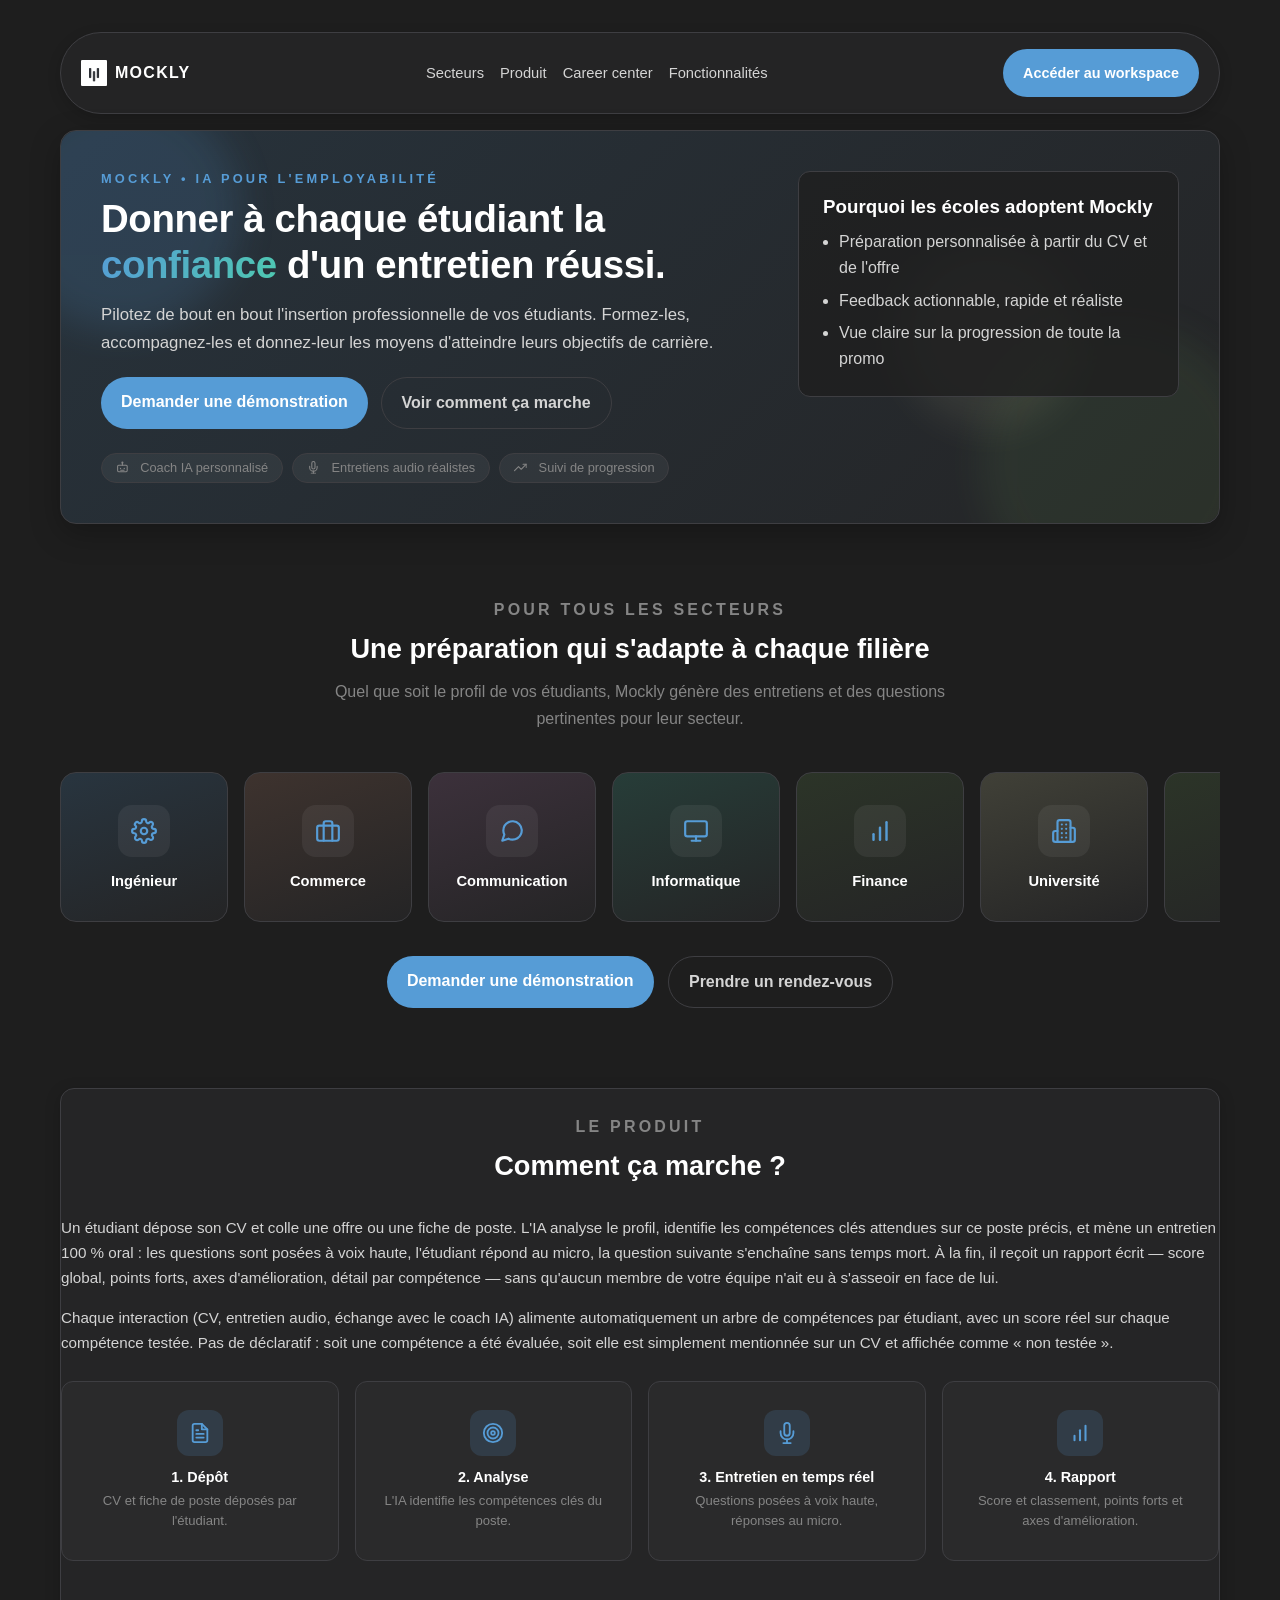
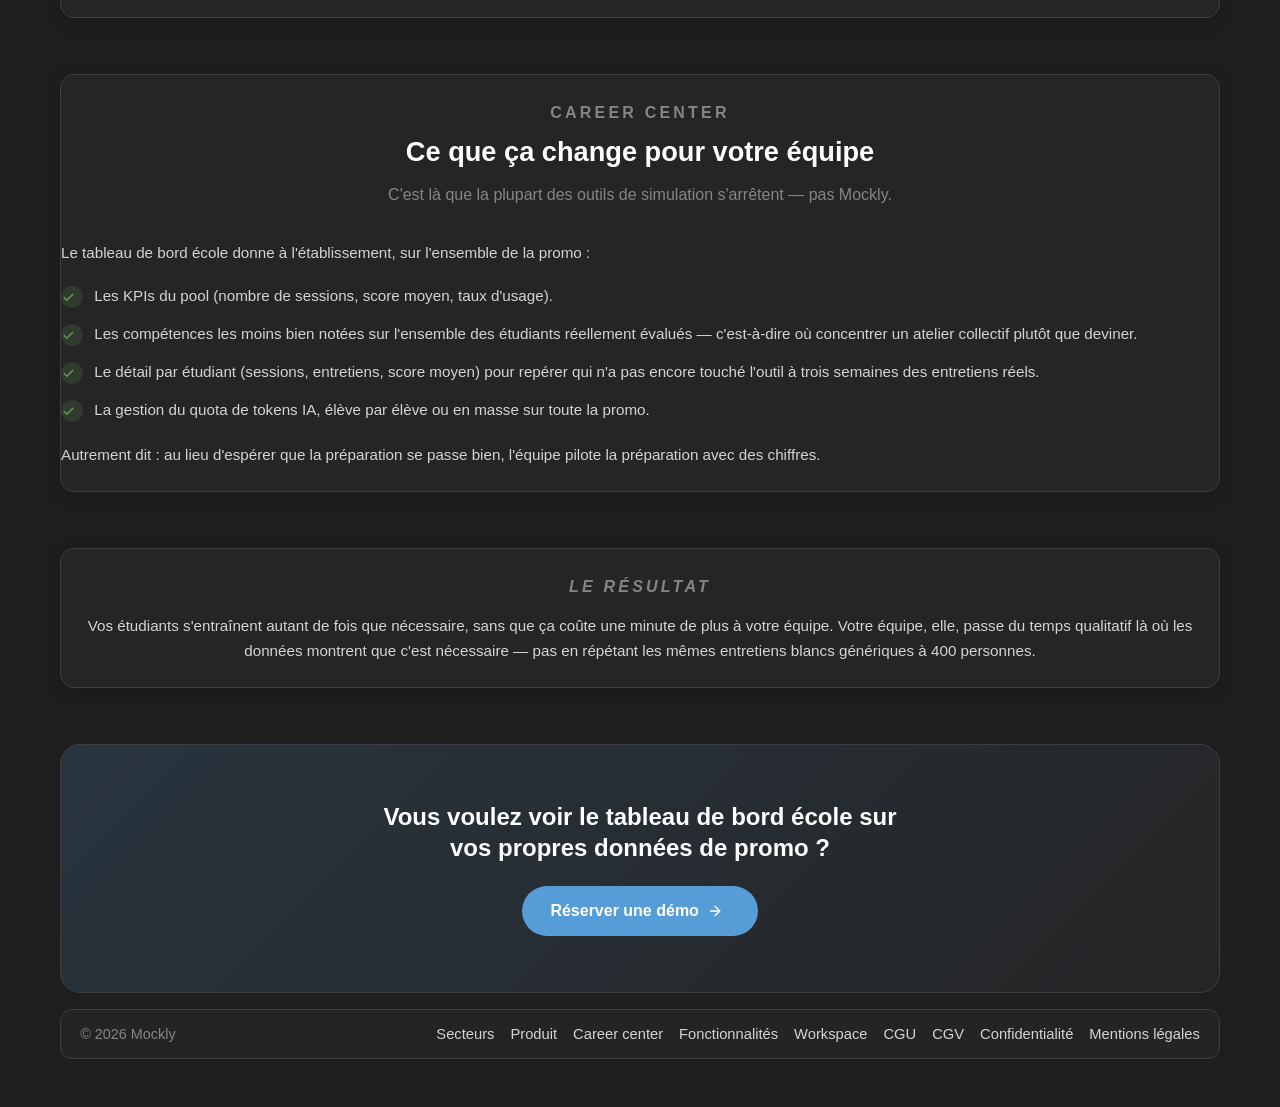
<file: frontend/index.html>
<!DOCTYPE html>
<html lang="fr">

<head>
    <meta charset="UTF-8">
    <meta name="viewport" content="width=device-width, initial-scale=1.0">
    <title>Mockly — Préparation aux entretiens IA</title>
    <meta name="description" content="Mockly est une plateforme de préparation aux entretiens d'embauche, pensée pour les career centers et les étudiants.">
    <link rel="icon" type="image/png" href="assets/favicon.png">
    <link rel="stylesheet" href="styles.css?v=20260814">
</head>

<body class="landing-page">
    <div class="landing-shell">
        <header class="topbar">
            <a href="#" class="brand"><img src="assets/logo.png" class="brand-logo" alt="">Mockly</a>
            <nav class="topnav">
                <a href="#secteurs">Secteurs</a>
                <a href="#comment-ca-marche">Produit</a>
                <a href="#career-center">Career center</a>
                <a href="features.html">Fonctionnalités</a>
            </nav>
            <a href="workspace.html" class="primary-btn small-btn">Accéder au workspace</a>
        </header>

        <section class="hero-card">
            <div class="hero-glow">
                <div class="orb orb-one"></div>
                <div class="orb orb-two"></div>
                <div class="orb orb-three"></div>
            </div>

            <div class="hero-content">
                <p class="eyebrow">Mockly • IA pour l'employabilité</p>
                <h1>Donner à chaque étudiant la <span class="gradient-text">confiance</span> d'un entretien réussi.</h1>
                <p class="hero-text">
                    Pilotez de bout en bout l'insertion professionnelle de vos étudiants. Formez-les, accompagnez-les et donnez-leur les moyens d'atteindre leurs objectifs de carrière.
                </p>
                <div class="hero-actions">
                    <a href="#demo" class="primary-btn">Demander une démonstration</a>
                    <a href="#comment-ca-marche" class="secondary-btn">Voir comment ça marche</a>
                </div>
                <div class="trust-strip">
                    <span class="trust-badge"><svg class="icon" aria-hidden="true"><use href="assets/icons.svg#bot"></use></svg> Coach IA personnalisé</span>
                    <span class="trust-badge"><svg class="icon" aria-hidden="true"><use href="assets/icons.svg#mic"></use></svg> Entretiens audio réalistes</span>
                    <span class="trust-badge"><svg class="icon" aria-hidden="true"><use href="assets/icons.svg#trending-up"></use></svg> Suivi de progression</span>
                </div>
            </div>

            <div class="hero-side">
                <div class="hero-panel">
                    <h3>Pourquoi les écoles adoptent Mockly</h3>
                    <ul>
                        <li>Préparation personnalisée à partir du CV et de l'offre</li>
                        <li>Feedback actionnable, rapide et réaliste</li>
                        <li>Vue claire sur la progression de toute la promo</li>
                    </ul>
                </div>
            </div>
        </section>

        <main class="landing-content">
            <section class="section-block reveal" id="secteurs">
                <div class="section-heading">
                    <p class="eyebrow">Pour tous les secteurs</p>
                    <h2>Une préparation qui s'adapte à chaque filière</h2>
                    <p>Quel que soit le profil de vos étudiants, Mockly génère des entretiens et des questions pertinentes pour leur secteur.</p>
                </div>

                <div class="sector-band">
                    <div class="sector-track">
                        <div class="sector-card" style="--sector-tint: rgba(86, 156, 214, 0.18);">
                            <div class="sector-icon"><svg class="icon" aria-hidden="true"><use href="assets/icons.svg#settings"></use></svg></div>
                            <span>Ingénieur</span>
                        </div>
                        <div class="sector-card" style="--sector-tint: rgba(206, 145, 120, 0.18);">
                            <div class="sector-icon"><svg class="icon" aria-hidden="true"><use href="assets/icons.svg#briefcase"></use></svg></div>
                            <span>Commerce</span>
                        </div>
                        <div class="sector-card" style="--sector-tint: rgba(197, 134, 192, 0.18);">
                            <div class="sector-icon"><svg class="icon" aria-hidden="true"><use href="assets/icons.svg#message-circle"></use></svg></div>
                            <span>Communication</span>
                        </div>
                        <div class="sector-card" style="--sector-tint: rgba(78, 201, 176, 0.18);">
                            <div class="sector-icon"><svg class="icon" aria-hidden="true"><use href="assets/icons.svg#monitor"></use></svg></div>
                            <span>Informatique</span>
                        </div>
                        <div class="sector-card" style="--sector-tint: rgba(106, 153, 85, 0.18);">
                            <div class="sector-icon"><svg class="icon" aria-hidden="true"><use href="assets/icons.svg#bar-chart"></use></svg></div>
                            <span>Finance</span>
                        </div>
                        <div class="sector-card" style="--sector-tint: rgba(220, 220, 170, 0.18);">
                            <div class="sector-icon"><svg class="icon" aria-hidden="true"><use href="assets/icons.svg#building"></use></svg></div>
                            <span>Université</span>
                        </div>
                        <div class="sector-card" style="--sector-tint: rgba(106, 153, 85, 0.18);">
                            <div class="sector-icon"><svg class="icon" aria-hidden="true"><use href="assets/icons.svg#sprout"></use></svg></div>
                            <span>Agro</span>
                        </div>
                        <div class="sector-card" style="--sector-tint: rgba(86, 156, 214, 0.12);">
                            <div class="sector-icon"><svg class="icon" aria-hidden="true"><use href="assets/icons.svg#compass"></use></svg></div>
                            <span>Et bien d'autres</span>
                        </div>
                        <!-- Jeu dupliqué pour la boucle de défilement automatique (voir .sector-track
                             dans styles.css) — masqué aux lecteurs d'écran, ce sont les mêmes filières. -->
                        <div class="sector-card" style="--sector-tint: rgba(86, 156, 214, 0.18);" aria-hidden="true">
                            <div class="sector-icon"><svg class="icon" aria-hidden="true"><use href="assets/icons.svg#settings"></use></svg></div>
                            <span>Ingénieur</span>
                        </div>
                        <div class="sector-card" style="--sector-tint: rgba(206, 145, 120, 0.18);" aria-hidden="true">
                            <div class="sector-icon"><svg class="icon" aria-hidden="true"><use href="assets/icons.svg#briefcase"></use></svg></div>
                            <span>Commerce</span>
                        </div>
                        <div class="sector-card" style="--sector-tint: rgba(197, 134, 192, 0.18);" aria-hidden="true">
                            <div class="sector-icon"><svg class="icon" aria-hidden="true"><use href="assets/icons.svg#message-circle"></use></svg></div>
                            <span>Communication</span>
                        </div>
                        <div class="sector-card" style="--sector-tint: rgba(78, 201, 176, 0.18);" aria-hidden="true">
                            <div class="sector-icon"><svg class="icon" aria-hidden="true"><use href="assets/icons.svg#monitor"></use></svg></div>
                            <span>Informatique</span>
                        </div>
                        <div class="sector-card" style="--sector-tint: rgba(106, 153, 85, 0.18);" aria-hidden="true">
                            <div class="sector-icon"><svg class="icon" aria-hidden="true"><use href="assets/icons.svg#bar-chart"></use></svg></div>
                            <span>Finance</span>
                        </div>
                        <div class="sector-card" style="--sector-tint: rgba(220, 220, 170, 0.18);" aria-hidden="true">
                            <div class="sector-icon"><svg class="icon" aria-hidden="true"><use href="assets/icons.svg#building"></use></svg></div>
                            <span>Université</span>
                        </div>
                        <div class="sector-card" style="--sector-tint: rgba(106, 153, 85, 0.18);" aria-hidden="true">
                            <div class="sector-icon"><svg class="icon" aria-hidden="true"><use href="assets/icons.svg#sprout"></use></svg></div>
                            <span>Agro</span>
                        </div>
                        <div class="sector-card" style="--sector-tint: rgba(86, 156, 214, 0.12);" aria-hidden="true">
                            <div class="sector-icon"><svg class="icon" aria-hidden="true"><use href="assets/icons.svg#compass"></use></svg></div>
                            <span>Et bien d'autres</span>
                        </div>
                    </div>
                </div>

                <div class="sector-cta">
                    <a href="#demo" class="primary-btn">Demander une démonstration</a>
                    <a href="#demo" class="secondary-btn">Prendre un rendez-vous</a>
                </div>
            </section>

            <section class="section-card section-block reveal" id="comment-ca-marche">
                <div class="section-heading">
                    <p class="eyebrow">Le produit</p>
                    <h2>Comment ça marche ?</h2>
                </div>

                <p>Un étudiant dépose son CV et colle une offre ou une fiche de poste. L'IA analyse le profil, identifie les compétences clés attendues sur ce poste précis, et mène un entretien 100&nbsp;% oral&nbsp;: les questions sont posées à voix haute, l'étudiant répond au micro, la question suivante s'enchaîne sans temps mort. À la fin, il reçoit un rapport écrit — score global, points forts, axes d'amélioration, détail par compétence — sans qu'aucun membre de votre équipe n'ait eu à s'asseoir en face de lui.</p>
                <p>Chaque interaction (CV, entretien audio, échange avec le coach IA) alimente automatiquement un arbre de compétences par étudiant, avec un score réel sur chaque compétence testée. Pas de déclaratif&nbsp;: soit une compétence a été évaluée, soit elle est simplement mentionnée sur un CV et affichée comme « non testée ».</p>

                <div class="flow-steps">
                    <div class="flow-step">
                        <div class="flow-step-icon"><svg class="icon" aria-hidden="true"><use href="assets/icons.svg#file-text"></use></svg></div>
                        <h4>1. Dépôt</h4>
                        <p>CV et fiche de poste déposés par l'étudiant.</p>
                    </div>
                    <div class="flow-step">
                        <div class="flow-step-icon"><svg class="icon" aria-hidden="true"><use href="assets/icons.svg#target"></use></svg></div>
                        <h4>2. Analyse</h4>
                        <p>L'IA identifie les compétences clés du poste.</p>
                    </div>
                    <div class="flow-step">
                        <div class="flow-step-icon"><svg class="icon" aria-hidden="true"><use href="assets/icons.svg#mic"></use></svg></div>
                        <h4>3. Entretien en temps réel</h4>
                        <p>Questions posées à voix haute, réponses au micro.</p>
                    </div>
                    <div class="flow-step">
                        <div class="flow-step-icon"><svg class="icon" aria-hidden="true"><use href="assets/icons.svg#bar-chart"></use></svg></div>
                        <h4>4. Rapport</h4>
                        <p>Score et classement, points forts et axes d'amélioration.</p>
                    </div>
                </div>
            </section>

            <section class="section-card section-block reveal" id="career-center">
                <div class="section-heading">
                    <p class="eyebrow">Career center</p>
                    <h2>Ce que ça change pour votre équipe</h2>
                    <p>C'est là que la plupart des outils de simulation s'arrêtent — pas Mockly.</p>
                </div>

                <p>Le tableau de bord école donne à l'établissement, sur l'ensemble de la promo&nbsp;:</p>

                <ul class="icon-list">
                    <li>
                        <span class="icon-bullet"><svg class="icon" aria-hidden="true"><use href="assets/icons.svg#check"></use></svg></span>
                        <span>Les KPIs du pool (nombre de sessions, score moyen, taux d'usage).</span>
                    </li>
                    <li>
                        <span class="icon-bullet"><svg class="icon" aria-hidden="true"><use href="assets/icons.svg#check"></use></svg></span>
                        <span>Les compétences les moins bien notées sur l'ensemble des étudiants réellement évalués — c'est-à-dire où concentrer un atelier collectif plutôt que deviner.</span>
                    </li>
                    <li>
                        <span class="icon-bullet"><svg class="icon" aria-hidden="true"><use href="assets/icons.svg#check"></use></svg></span>
                        <span>Le détail par étudiant (sessions, entretiens, score moyen) pour repérer qui n'a pas encore touché l'outil à trois semaines des entretiens réels.</span>
                    </li>
                    <li>
                        <span class="icon-bullet"><svg class="icon" aria-hidden="true"><use href="assets/icons.svg#check"></use></svg></span>
                        <span>La gestion du quota de tokens IA, élève par élève ou en masse sur toute la promo.</span>
                    </li>
                </ul>

                <p>Autrement dit&nbsp;: au lieu d'espérer que la préparation se passe bien, l'équipe pilote la préparation avec des chiffres.</p>
            </section>

            <section class="section-card quote-card section-block reveal">
                <div class="section-heading" style="margin-bottom: 0.8rem;">
                    <p class="eyebrow">Le résultat</p>
                </div>
                <p style="font-style: normal; color: var(--vscode-text);">Vos étudiants s'entraînent autant de fois que nécessaire, sans que ça coûte une minute de plus à votre équipe. Votre équipe, elle, passe du temps qualitatif là où les données montrent que c'est nécessaire — pas en répétant les mêmes entretiens blancs génériques à 400 personnes.</p>
            </section>

            <section class="final-cta-section reveal" id="demo">
                <h2>Vous voulez voir le tableau de bord école sur vos propres données de promo&nbsp;?</h2>
                <a href="mailto:julesleroy44500@gmail.com?subject=Demande%20de%20d%C3%A9mo%20Mockly" class="primary-btn large-btn">
                    Réserver une démo
                    <svg class="icon" aria-hidden="true"><use href="assets/icons.svg#arrow-right"></use></svg>
                </a>
                <!-- TODO: remplacer le lien mailto ci-dessus par l'embed/lien Calendly une fois configuré. -->
            </section>
        </main>

        <footer class="footer-bar" id="contact">
            <div>© 2026 Mockly</div>
            <div class="footer-links">
                <a href="#secteurs">Secteurs</a>
                <a href="#comment-ca-marche">Produit</a>
                <a href="#career-center">Career center</a>
                <a href="features.html">Fonctionnalités</a>
                <a href="auth.html">Workspace</a>
                <a href="cgu.html">CGU</a>
                <a href="cgv.html">CGV</a>
                <a href="politique-confidentialite.html">Confidentialité</a>
                <a href="mentions-legales.html">Mentions légales</a>
            </div>
        </footer>
    </div>

    <script>
        // Révélation au scroll des sections .reveal (voir styles.css) — pas de
        // dépendance externe, juste un IntersectionObserver minimal.
        const revealEls = document.querySelectorAll('.reveal');
        if ('IntersectionObserver' in window && revealEls.length) {
            const observer = new IntersectionObserver((entries) => {
                entries.forEach((entry) => {
                    if (entry.isIntersecting) {
                        entry.target.classList.add('is-visible');
                        observer.unobserve(entry.target);
                    }
                });
            }, { threshold: 0.12, rootMargin: '0px 0px -40px 0px' });
            revealEls.forEach((el) => observer.observe(el));
        } else {
            revealEls.forEach((el) => el.classList.add('is-visible'));
        }
    </script>
</body>

</html>
</file>
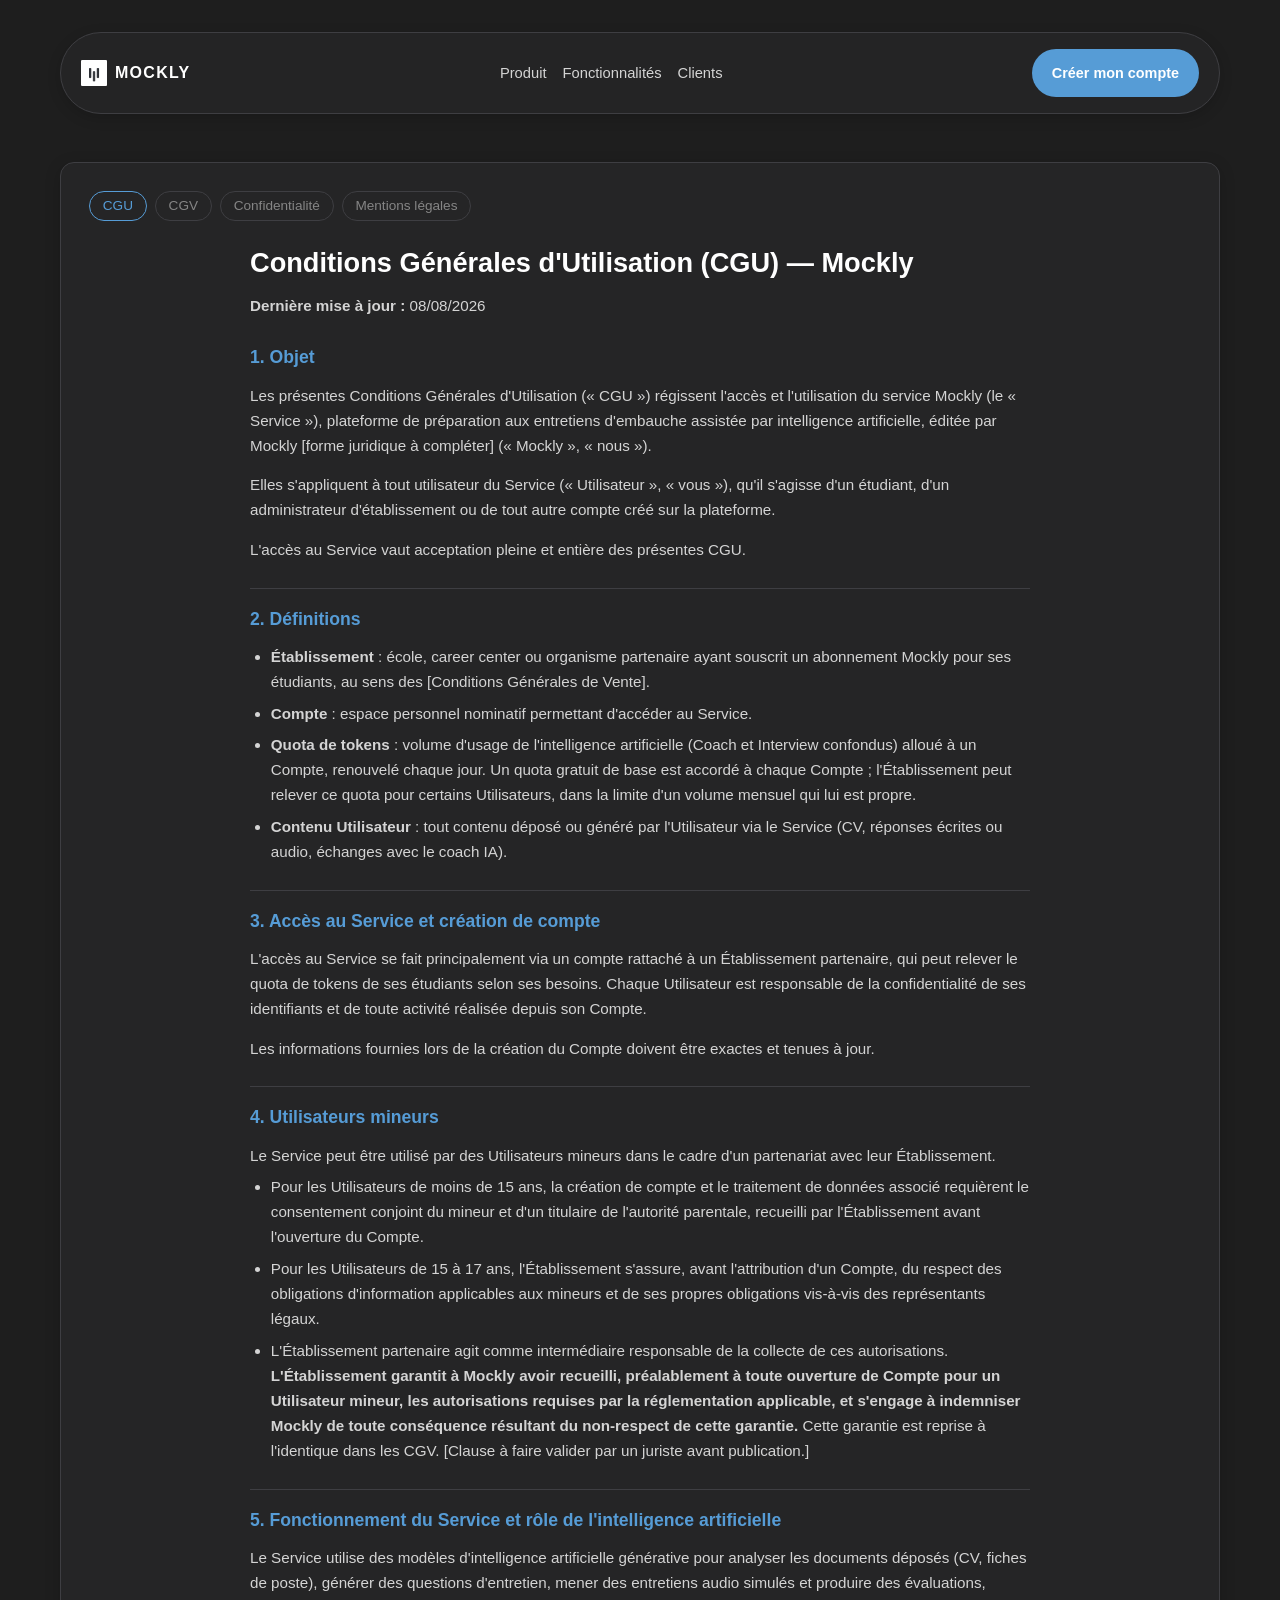
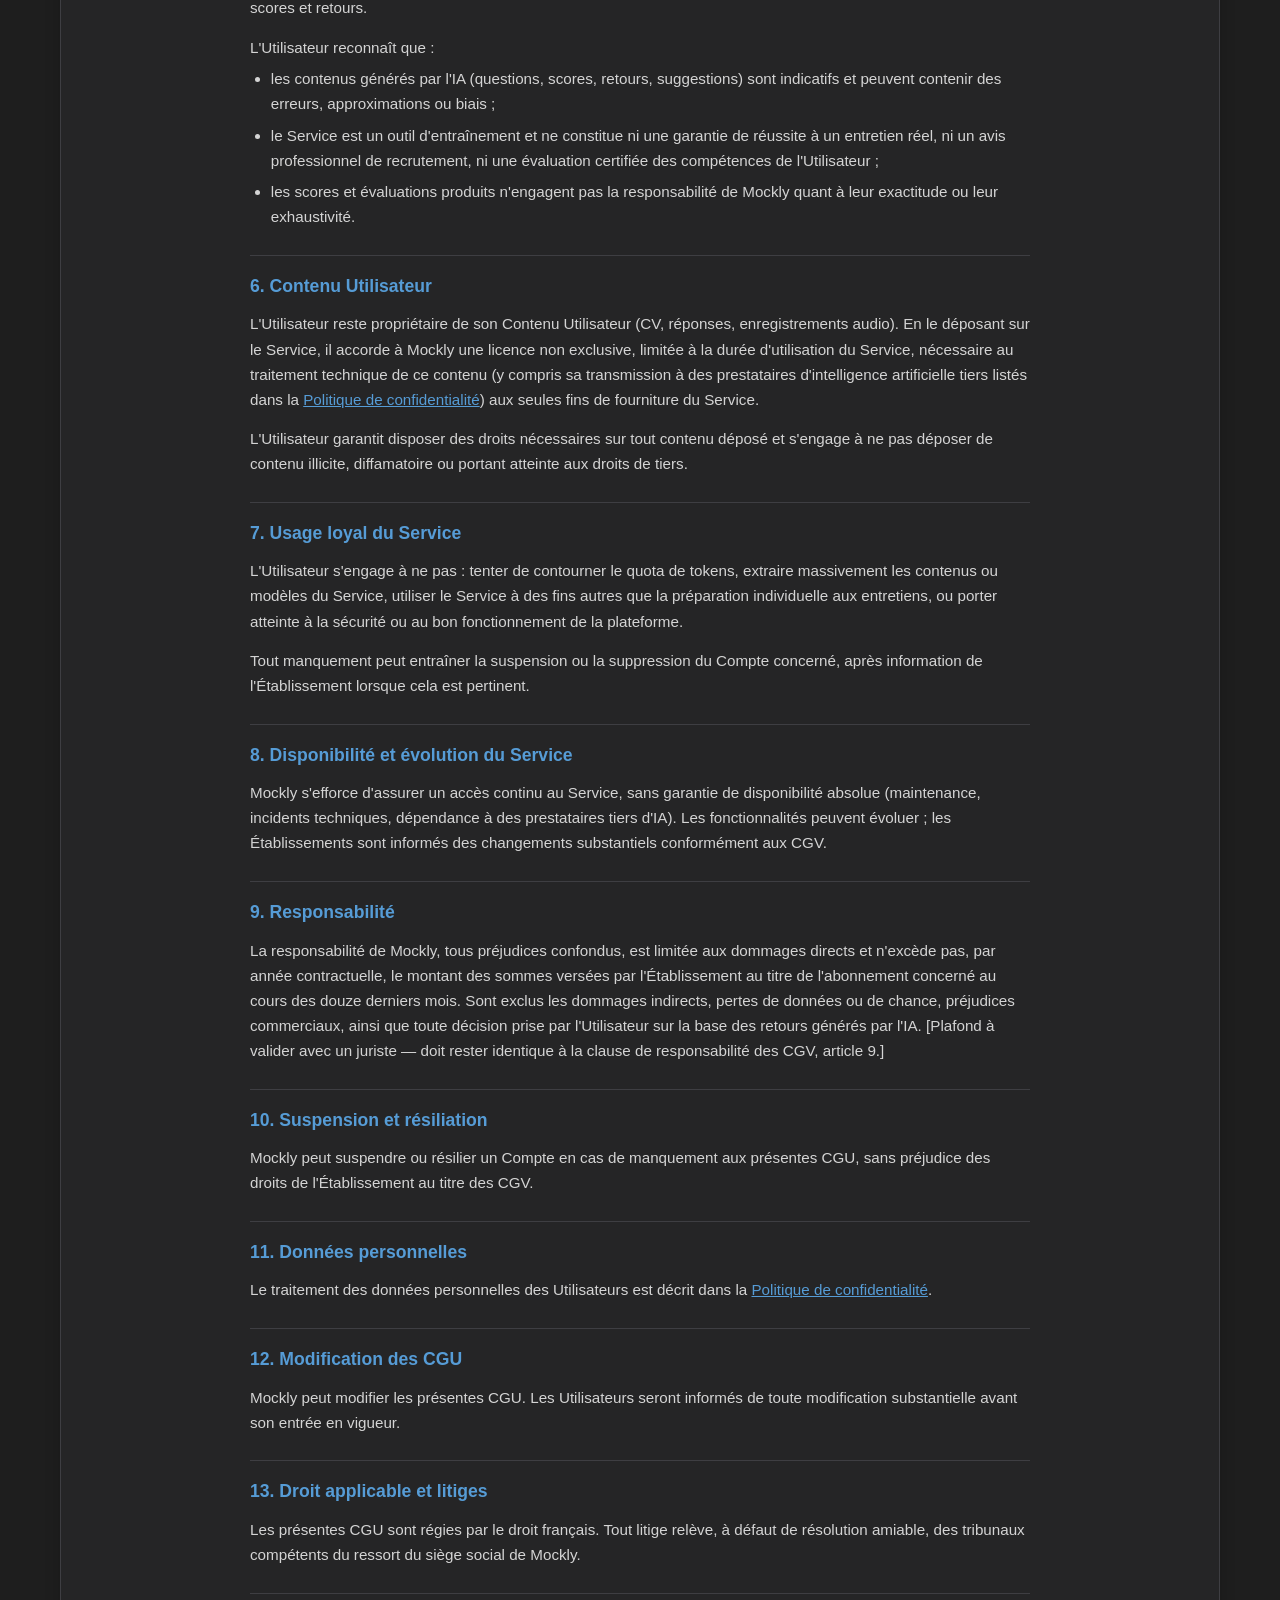
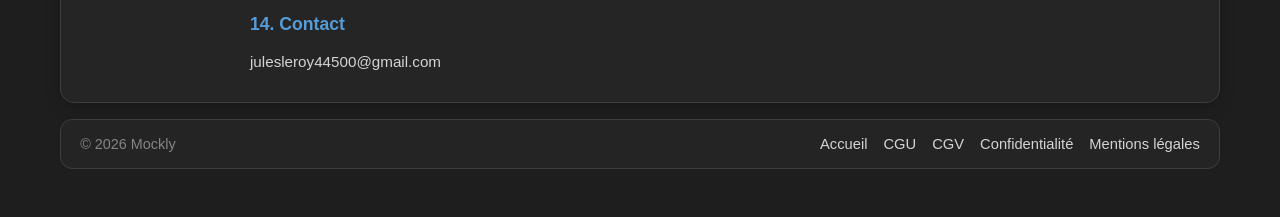
<file: frontend/cgu.html>
<!DOCTYPE html>
<html lang="fr">

<head>
    <meta charset="UTF-8">
    <meta name="viewport" content="width=device-width, initial-scale=1.0">
    <title>Conditions Générales d'Utilisation — Mockly</title>
    <meta name="description" content="Document légal Mockly.">
    <link rel="icon" type="image/png" href="assets/favicon.png">
    <link rel="stylesheet" href="styles.css">
</head>

<body class="landing-page">
    <div class="landing-shell">
        <header class="topbar">
            <a href="/" class="brand"><img src="assets/logo.png" class="brand-logo" alt="">Mockly</a>
            <nav class="topnav">
                <a href="/#benefits">Produit</a>
                <a href="features.html">Fonctionnalités</a>
                <a href="/#audience">Clients</a>
            </nav>
            <a href="auth.html" class="primary-btn small-btn">Créer mon compte</a>
        </header>

        <main class="landing-content">
            <section class="section-card">
                <nav class="legal-nav">
                    <a href="cgu.html" class="active">CGU</a>
                    <a href="cgv.html">CGV</a>
                    <a href="politique-confidentialite.html">Confidentialité</a>
                    <a href="mentions-legales.html">Mentions légales</a>
                </nav>
                <article class="legal-article">
                    <h1>Conditions Générales d'Utilisation (CGU) — Mockly</h1>
                    <p><strong>Dernière mise à jour :</strong> 08/08/2026</p>
                    <h2>1. Objet</h2>
                    <p>Les présentes Conditions Générales d'Utilisation (« CGU ») régissent l'accès et l'utilisation du service Mockly (le « Service »), plateforme de préparation aux entretiens d'embauche assistée par intelligence artificielle, éditée par Mockly [forme juridique à compléter] (« Mockly », « nous »).</p>
                    <p>Elles s'appliquent à tout utilisateur du Service (« Utilisateur », « vous »), qu'il s'agisse d'un étudiant, d'un administrateur d'établissement ou de tout autre compte créé sur la plateforme.</p>
                    <p>L'accès au Service vaut acceptation pleine et entière des présentes CGU.</p>
                    <h2>2. Définitions</h2>
                    <ul>
                    <li><strong>Établissement</strong> : école, career center ou organisme partenaire ayant souscrit un abonnement Mockly pour ses étudiants, au sens des [Conditions Générales de Vente].</li>
                    <li><strong>Compte</strong> : espace personnel nominatif permettant d'accéder au Service.</li>
                    <li><strong>Quota de tokens</strong> : volume d'usage de l'intelligence artificielle (Coach et Interview confondus) alloué à un Compte, renouvelé chaque jour. Un quota gratuit de base est accordé à chaque Compte ; l'Établissement peut relever ce quota pour certains Utilisateurs, dans la limite d'un volume mensuel qui lui est propre.</li>
                    <li><strong>Contenu Utilisateur</strong> : tout contenu déposé ou généré par l'Utilisateur via le Service (CV, réponses écrites ou audio, échanges avec le coach IA).</li>
                    </ul>
                    <h2>3. Accès au Service et création de compte</h2>
                    <p>L'accès au Service se fait principalement via un compte rattaché à un Établissement partenaire, qui peut relever le quota de tokens de ses étudiants selon ses besoins. Chaque Utilisateur est responsable de la confidentialité de ses identifiants et de toute activité réalisée depuis son Compte.</p>
                    <p>Les informations fournies lors de la création du Compte doivent être exactes et tenues à jour.</p>
                    <h2>4. Utilisateurs mineurs</h2>
                    <p>Le Service peut être utilisé par des Utilisateurs mineurs dans le cadre d'un partenariat avec leur Établissement.</p>
                    <ul>
                    <li>Pour les Utilisateurs de moins de 15 ans, la création de compte et le traitement de données associé requièrent le consentement conjoint du mineur et d'un titulaire de l'autorité parentale, recueilli par l'Établissement avant l'ouverture du Compte.</li>
                    <li>Pour les Utilisateurs de 15 à 17 ans, l'Établissement s'assure, avant l'attribution d'un Compte, du respect des obligations d'information applicables aux mineurs et de ses propres obligations vis-à-vis des représentants légaux.</li>
                    <li>L'Établissement partenaire agit comme intermédiaire responsable de la collecte de ces autorisations. <strong>L'Établissement garantit à Mockly avoir recueilli, préalablement à toute ouverture de Compte pour un Utilisateur mineur, les autorisations requises par la réglementation applicable, et s'engage à indemniser Mockly de toute conséquence résultant du non-respect de cette garantie.</strong> Cette garantie est reprise à l'identique dans les CGV. [Clause à faire valider par un juriste avant publication.]</li>
                    </ul>
                    <h2>5. Fonctionnement du Service et rôle de l'intelligence artificielle</h2>
                    <p>Le Service utilise des modèles d'intelligence artificielle générative pour analyser les documents déposés (CV, fiches de poste), générer des questions d'entretien, mener des entretiens audio simulés et produire des évaluations, scores et retours.</p>
                    <p>L'Utilisateur reconnaît que :</p>
                    <ul>
                    <li>les contenus générés par l'IA (questions, scores, retours, suggestions) sont indicatifs et peuvent contenir des erreurs, approximations ou biais ;</li>
                    <li>le Service est un outil d'entraînement et ne constitue ni une garantie de réussite à un entretien réel, ni un avis professionnel de recrutement, ni une évaluation certifiée des compétences de l'Utilisateur ;</li>
                    <li>les scores et évaluations produits n'engagent pas la responsabilité de Mockly quant à leur exactitude ou leur exhaustivité.</li>
                    </ul>
                    <h2>6. Contenu Utilisateur</h2>
                    <p>L'Utilisateur reste propriétaire de son Contenu Utilisateur (CV, réponses, enregistrements audio). En le déposant sur le Service, il accorde à Mockly une licence non exclusive, limitée à la durée d'utilisation du Service, nécessaire au traitement technique de ce contenu (y compris sa transmission à des prestataires d'intelligence artificielle tiers listés dans la <a href="politique-confidentialite.html">Politique de confidentialité</a>) aux seules fins de fourniture du Service.</p>
                    <p>L'Utilisateur garantit disposer des droits nécessaires sur tout contenu déposé et s'engage à ne pas déposer de contenu illicite, diffamatoire ou portant atteinte aux droits de tiers.</p>
                    <h2>7. Usage loyal du Service</h2>
                    <p>L'Utilisateur s'engage à ne pas : tenter de contourner le quota de tokens, extraire massivement les contenus ou modèles du Service, utiliser le Service à des fins autres que la préparation individuelle aux entretiens, ou porter atteinte à la sécurité ou au bon fonctionnement de la plateforme.</p>
                    <p>Tout manquement peut entraîner la suspension ou la suppression du Compte concerné, après information de l'Établissement lorsque cela est pertinent.</p>
                    <h2>8. Disponibilité et évolution du Service</h2>
                    <p>Mockly s'efforce d'assurer un accès continu au Service, sans garantie de disponibilité absolue (maintenance, incidents techniques, dépendance à des prestataires tiers d'IA). Les fonctionnalités peuvent évoluer ; les Établissements sont informés des changements substantiels conformément aux CGV.</p>
                    <h2>9. Responsabilité</h2>
                    <p>La responsabilité de Mockly, tous préjudices confondus, est limitée aux dommages directs et n'excède pas, par année contractuelle, le montant des sommes versées par l'Établissement au titre de l'abonnement concerné au cours des douze derniers mois. Sont exclus les dommages indirects, pertes de données ou de chance, préjudices commerciaux, ainsi que toute décision prise par l'Utilisateur sur la base des retours générés par l'IA. [Plafond à valider avec un juriste — doit rester identique à la clause de responsabilité des CGV, article 9.]</p>
                    <h2>10. Suspension et résiliation</h2>
                    <p>Mockly peut suspendre ou résilier un Compte en cas de manquement aux présentes CGU, sans préjudice des droits de l'Établissement au titre des CGV.</p>
                    <h2>11. Données personnelles</h2>
                    <p>Le traitement des données personnelles des Utilisateurs est décrit dans la <a href="politique-confidentialite.html">Politique de confidentialité</a>.</p>
                    <h2>12. Modification des CGU</h2>
                    <p>Mockly peut modifier les présentes CGU. Les Utilisateurs seront informés de toute modification substantielle avant son entrée en vigueur.</p>
                    <h2>13. Droit applicable et litiges</h2>
                    <p>Les présentes CGU sont régies par le droit français. Tout litige relève, à défaut de résolution amiable, des tribunaux compétents du ressort du siège social de Mockly.</p>
                    <h2>14. Contact</h2>
                    <p>julesleroy44500@gmail.com</p>
                </article>
            </section>
        </main>

        <footer class="footer-bar">
            <div>© 2026 Mockly</div>
            <div class="footer-links">
                <a href="/">Accueil</a>
                <a href="cgu.html">CGU</a>
                <a href="cgv.html">CGV</a>
                <a href="politique-confidentialite.html">Confidentialité</a>
                <a href="mentions-legales.html">Mentions légales</a>
            </div>
        </footer>
    </div>
</body>

</html>
</file>
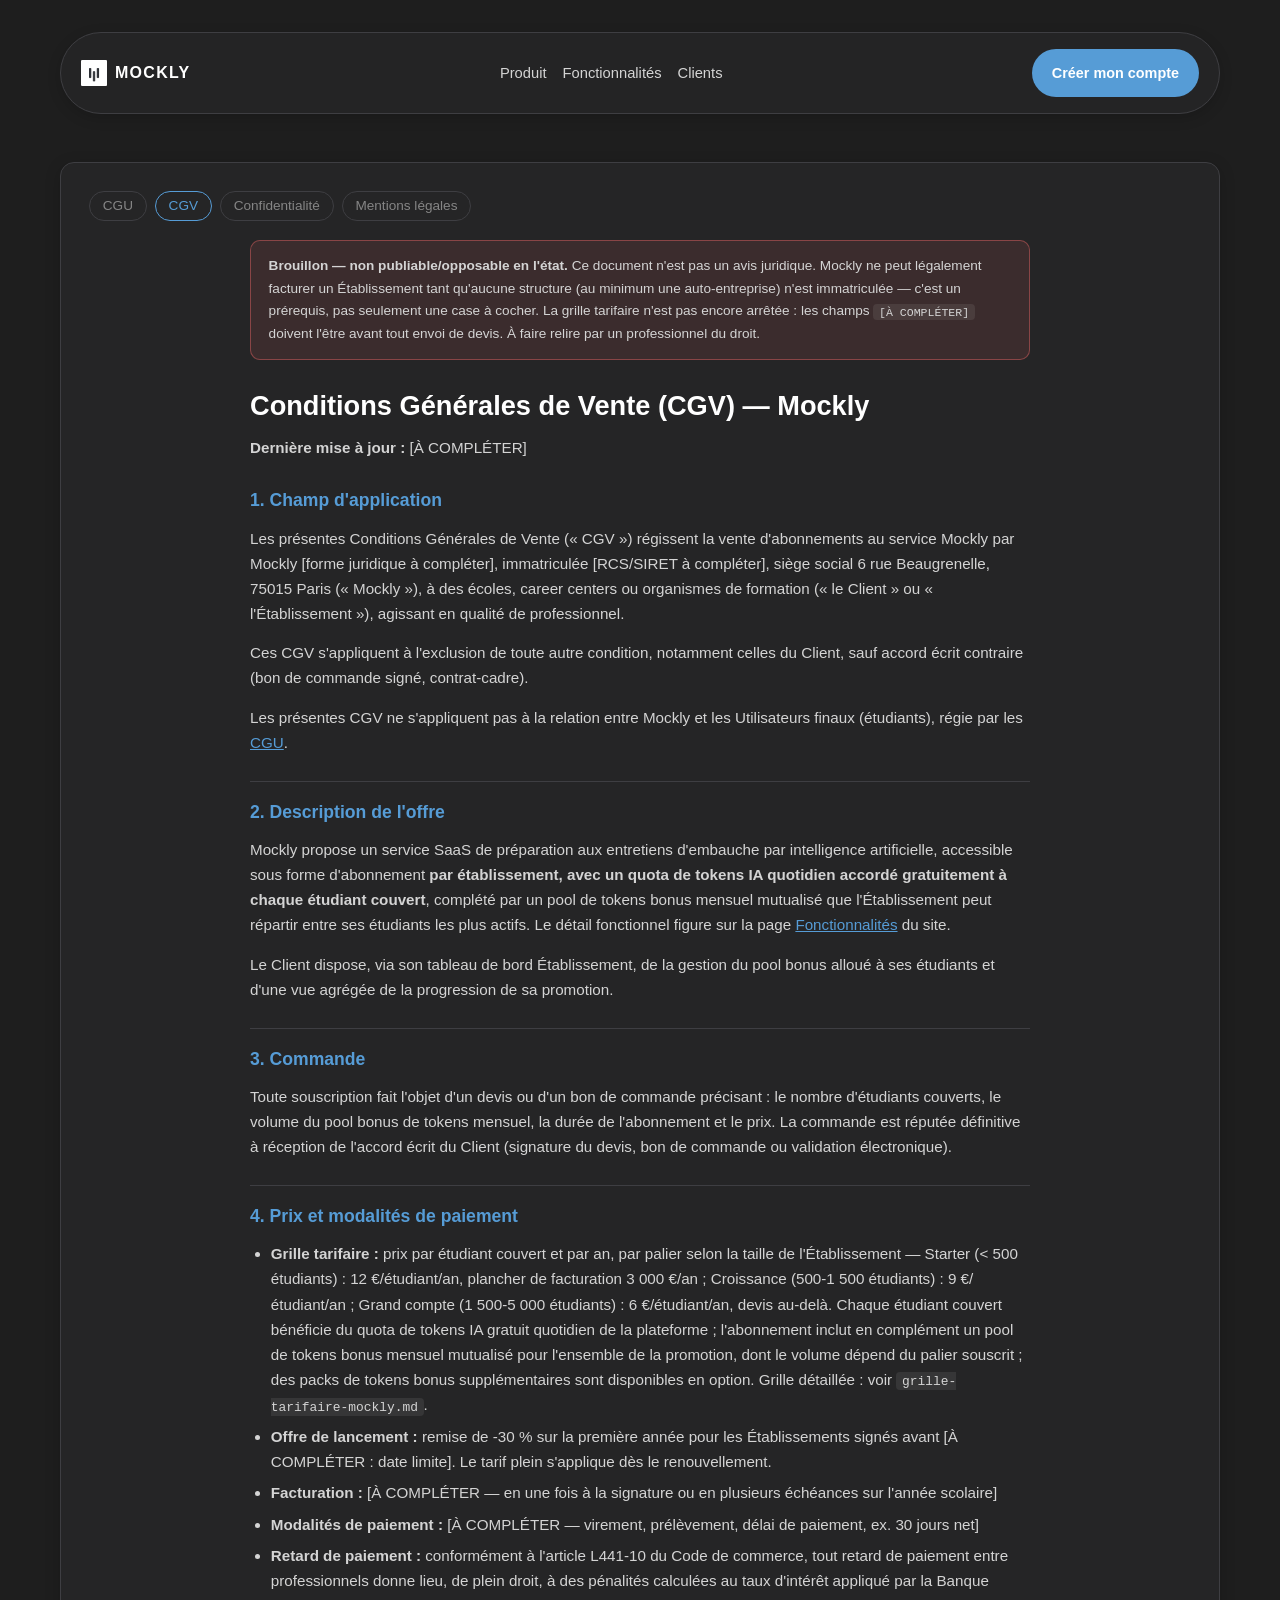
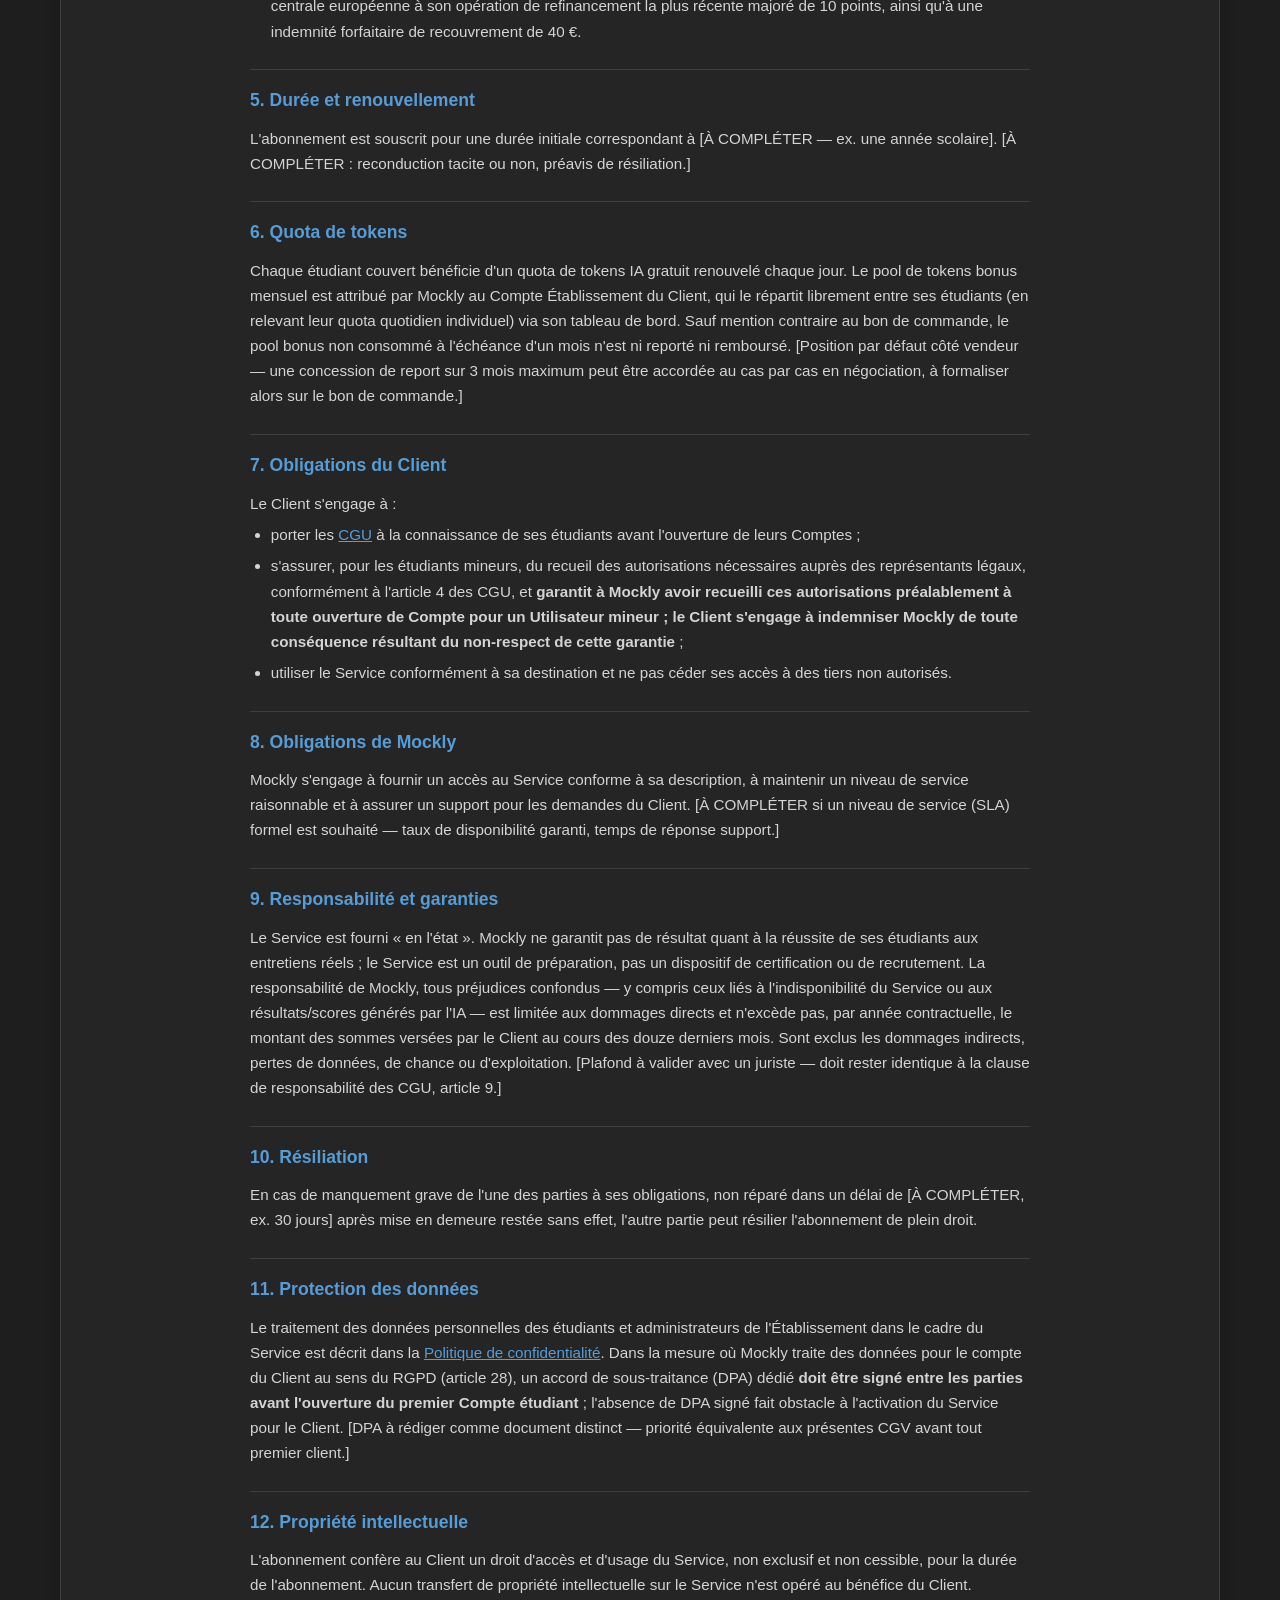
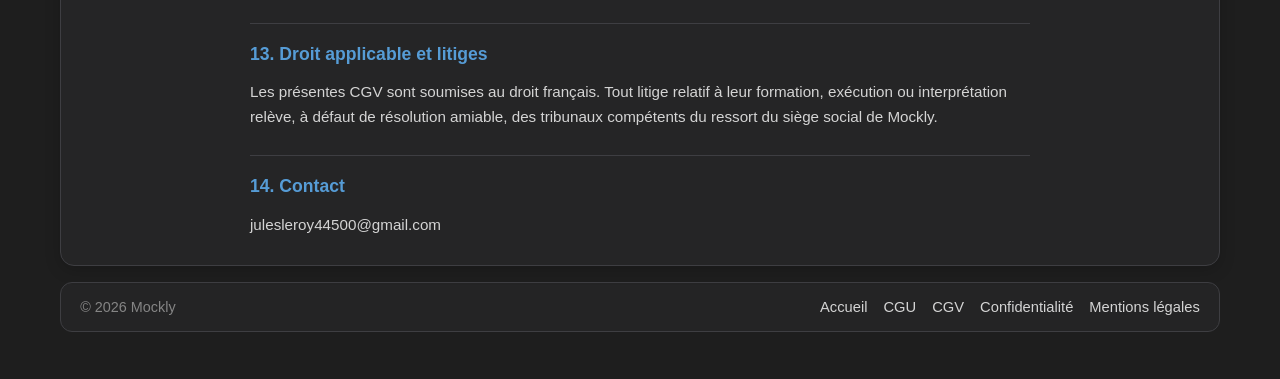
<file: frontend/cgv.html>
<!DOCTYPE html>
<html lang="fr">

<head>
    <meta charset="UTF-8">
    <meta name="viewport" content="width=device-width, initial-scale=1.0">
    <title>Conditions Générales de Vente — Mockly</title>
    <meta name="description" content="Document légal Mockly.">
    <link rel="icon" type="image/png" href="assets/favicon.png">
    <link rel="stylesheet" href="styles.css">
</head>

<body class="landing-page">
    <div class="landing-shell">
        <header class="topbar">
            <a href="/" class="brand"><img src="assets/logo.png" class="brand-logo" alt="">Mockly</a>
            <nav class="topnav">
                <a href="/#benefits">Produit</a>
                <a href="features.html">Fonctionnalités</a>
                <a href="/#audience">Clients</a>
            </nav>
            <a href="auth.html" class="primary-btn small-btn">Créer mon compte</a>
        </header>

        <main class="landing-content">
            <section class="section-card">
                <nav class="legal-nav">
                    <a href="cgu.html">CGU</a>
                    <a href="cgv.html" class="active">CGV</a>
                    <a href="politique-confidentialite.html">Confidentialité</a>
                    <a href="mentions-legales.html">Mentions légales</a>
                </nav>
                <article class="legal-article">
                    <div class="legal-draft-notice"><p><strong>Brouillon — non publiable/opposable en l'état.</strong> Ce document n'est pas un avis juridique. Mockly ne peut légalement facturer un Établissement tant qu'aucune structure (au minimum une auto-entreprise) n'est immatriculée — c'est un prérequis, pas seulement une case à cocher. La grille tarifaire n'est pas encore arrêtée : les champs <code>[À COMPLÉTER]</code> doivent l'être avant tout envoi de devis. À faire relire par un professionnel du droit.</p></div>
                    <h1>Conditions Générales de Vente (CGV) — Mockly</h1>
                    <p><strong>Dernière mise à jour :</strong> [À COMPLÉTER]</p>
                    <h2>1. Champ d'application</h2>
                    <p>Les présentes Conditions Générales de Vente (« CGV ») régissent la vente d'abonnements au service Mockly par Mockly [forme juridique à compléter], immatriculée [RCS/SIRET à compléter], siège social 6 rue Beaugrenelle, 75015 Paris (« Mockly »), à des écoles, career centers ou organismes de formation (« le Client » ou « l'Établissement »), agissant en qualité de professionnel.</p>
                    <p>Ces CGV s'appliquent à l'exclusion de toute autre condition, notamment celles du Client, sauf accord écrit contraire (bon de commande signé, contrat-cadre).</p>
                    <p>Les présentes CGV ne s'appliquent pas à la relation entre Mockly et les Utilisateurs finaux (étudiants), régie par les <a href="cgu.html">CGU</a>.</p>
                    <h2>2. Description de l'offre</h2>
                    <p>Mockly propose un service SaaS de préparation aux entretiens d'embauche par intelligence artificielle, accessible sous forme d'abonnement <strong>par établissement, avec un quota de tokens IA quotidien accordé gratuitement à chaque étudiant couvert</strong>, complété par un pool de tokens bonus mensuel mutualisé que l'Établissement peut répartir entre ses étudiants les plus actifs. Le détail fonctionnel figure sur la page <a href="features.html">Fonctionnalités</a> du site.</p>
                    <p>Le Client dispose, via son tableau de bord Établissement, de la gestion du pool bonus alloué à ses étudiants et d'une vue agrégée de la progression de sa promotion.</p>
                    <h2>3. Commande</h2>
                    <p>Toute souscription fait l'objet d'un devis ou d'un bon de commande précisant : le nombre d'étudiants couverts, le volume du pool bonus de tokens mensuel, la durée de l'abonnement et le prix. La commande est réputée définitive à réception de l'accord écrit du Client (signature du devis, bon de commande ou validation électronique).</p>
                    <h2>4. Prix et modalités de paiement</h2>
                    <ul>
                    <li><strong>Grille tarifaire :</strong> prix par étudiant couvert et par an, par palier selon la taille de l'Établissement — Starter (&lt; 500 étudiants) : 12 €/étudiant/an, plancher de facturation 3 000 €/an ; Croissance (500-1 500 étudiants) : 9 €/étudiant/an ; Grand compte (1 500-5 000 étudiants) : 6 €/étudiant/an, devis au-delà. Chaque étudiant couvert bénéficie du quota de tokens IA gratuit quotidien de la plateforme ; l'abonnement inclut en complément un pool de tokens bonus mensuel mutualisé pour l'ensemble de la promotion, dont le volume dépend du palier souscrit ; des packs de tokens bonus supplémentaires sont disponibles en option. Grille détaillée : voir <code>grille-tarifaire-mockly.md</code>.</li>
                    <li><strong>Offre de lancement :</strong> remise de -30 % sur la première année pour les Établissements signés avant [À COMPLÉTER : date limite]. Le tarif plein s'applique dès le renouvellement.</li>
                    <li><strong>Facturation :</strong> [À COMPLÉTER — en une fois à la signature ou en plusieurs échéances sur l'année scolaire]</li>
                    <li><strong>Modalités de paiement :</strong> [À COMPLÉTER — virement, prélèvement, délai de paiement, ex. 30 jours net]</li>
                    <li><strong>Retard de paiement :</strong> conformément à l'article L441-10 du Code de commerce, tout retard de paiement entre professionnels donne lieu, de plein droit, à des pénalités calculées au taux d'intérêt appliqué par la Banque centrale européenne à son opération de refinancement la plus récente majoré de 10 points, ainsi qu'à une indemnité forfaitaire de recouvrement de 40 €.</li>
                    </ul>
                    <h2>5. Durée et renouvellement</h2>
                    <p>L'abonnement est souscrit pour une durée initiale correspondant à [À COMPLÉTER — ex. une année scolaire]. [À COMPLÉTER : reconduction tacite ou non, préavis de résiliation.]</p>
                    <h2>6. Quota de tokens</h2>
                    <p>Chaque étudiant couvert bénéficie d'un quota de tokens IA gratuit renouvelé chaque jour. Le pool de tokens bonus mensuel est attribué par Mockly au Compte Établissement du Client, qui le répartit librement entre ses étudiants (en relevant leur quota quotidien individuel) via son tableau de bord. Sauf mention contraire au bon de commande, le pool bonus non consommé à l'échéance d'un mois n'est ni reporté ni remboursé. [Position par défaut côté vendeur — une concession de report sur 3 mois maximum peut être accordée au cas par cas en négociation, à formaliser alors sur le bon de commande.]</p>
                    <h2>7. Obligations du Client</h2>
                    <p>Le Client s'engage à :</p>
                    <ul>
                    <li>porter les <a href="cgu.html">CGU</a> à la connaissance de ses étudiants avant l'ouverture de leurs Comptes ;</li>
                    <li>s'assurer, pour les étudiants mineurs, du recueil des autorisations nécessaires auprès des représentants légaux, conformément à l'article 4 des CGU, et <strong>garantit à Mockly avoir recueilli ces autorisations préalablement à toute ouverture de Compte pour un Utilisateur mineur ; le Client s'engage à indemniser Mockly de toute conséquence résultant du non-respect de cette garantie</strong> ;</li>
                    <li>utiliser le Service conformément à sa destination et ne pas céder ses accès à des tiers non autorisés.</li>
                    </ul>
                    <h2>8. Obligations de Mockly</h2>
                    <p>Mockly s'engage à fournir un accès au Service conforme à sa description, à maintenir un niveau de service raisonnable et à assurer un support pour les demandes du Client. [À COMPLÉTER si un niveau de service (SLA) formel est souhaité — taux de disponibilité garanti, temps de réponse support.]</p>
                    <h2>9. Responsabilité et garanties</h2>
                    <p>Le Service est fourni « en l'état ». Mockly ne garantit pas de résultat quant à la réussite de ses étudiants aux entretiens réels ; le Service est un outil de préparation, pas un dispositif de certification ou de recrutement. La responsabilité de Mockly, tous préjudices confondus — y compris ceux liés à l'indisponibilité du Service ou aux résultats/scores générés par l'IA — est limitée aux dommages directs et n'excède pas, par année contractuelle, le montant des sommes versées par le Client au cours des douze derniers mois. Sont exclus les dommages indirects, pertes de données, de chance ou d'exploitation. [Plafond à valider avec un juriste — doit rester identique à la clause de responsabilité des CGU, article 9.]</p>
                    <h2>10. Résiliation</h2>
                    <p>En cas de manquement grave de l'une des parties à ses obligations, non réparé dans un délai de [À COMPLÉTER, ex. 30 jours] après mise en demeure restée sans effet, l'autre partie peut résilier l'abonnement de plein droit.</p>
                    <h2>11. Protection des données</h2>
                    <p>Le traitement des données personnelles des étudiants et administrateurs de l'Établissement dans le cadre du Service est décrit dans la <a href="politique-confidentialite.html">Politique de confidentialité</a>. Dans la mesure où Mockly traite des données pour le compte du Client au sens du RGPD (article 28), un accord de sous-traitance (DPA) dédié <strong>doit être signé entre les parties avant l'ouverture du premier Compte étudiant</strong> ; l'absence de DPA signé fait obstacle à l'activation du Service pour le Client. [DPA à rédiger comme document distinct — priorité équivalente aux présentes CGV avant tout premier client.]</p>
                    <h2>12. Propriété intellectuelle</h2>
                    <p>L'abonnement confère au Client un droit d'accès et d'usage du Service, non exclusif et non cessible, pour la durée de l'abonnement. Aucun transfert de propriété intellectuelle sur le Service n'est opéré au bénéfice du Client.</p>
                    <h2>13. Droit applicable et litiges</h2>
                    <p>Les présentes CGV sont soumises au droit français. Tout litige relatif à leur formation, exécution ou interprétation relève, à défaut de résolution amiable, des tribunaux compétents du ressort du siège social de Mockly.</p>
                    <h2>14. Contact</h2>
                    <p>julesleroy44500@gmail.com</p>
                </article>
            </section>
        </main>

        <footer class="footer-bar">
            <div>© 2026 Mockly</div>
            <div class="footer-links">
                <a href="/">Accueil</a>
                <a href="cgu.html">CGU</a>
                <a href="cgv.html">CGV</a>
                <a href="politique-confidentialite.html">Confidentialité</a>
                <a href="mentions-legales.html">Mentions légales</a>
            </div>
        </footer>
    </div>
</body>

</html>
</file>
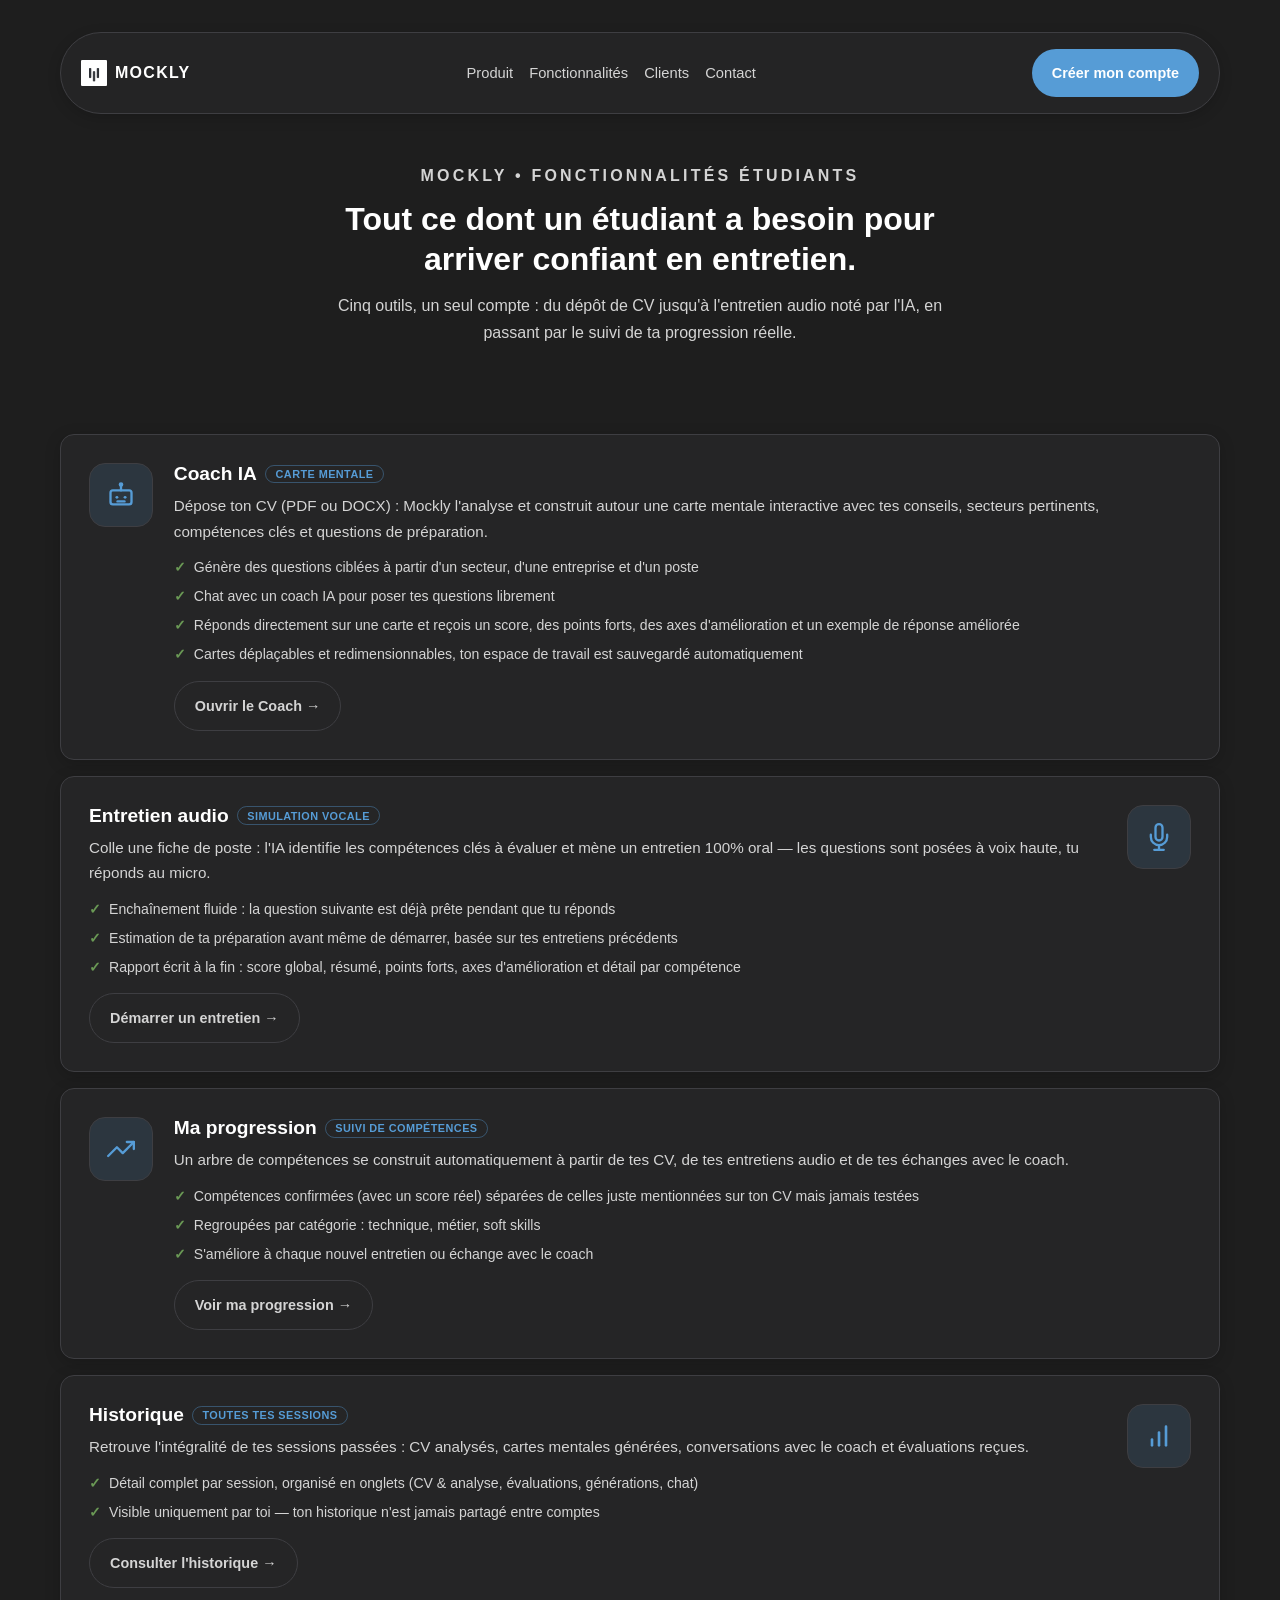
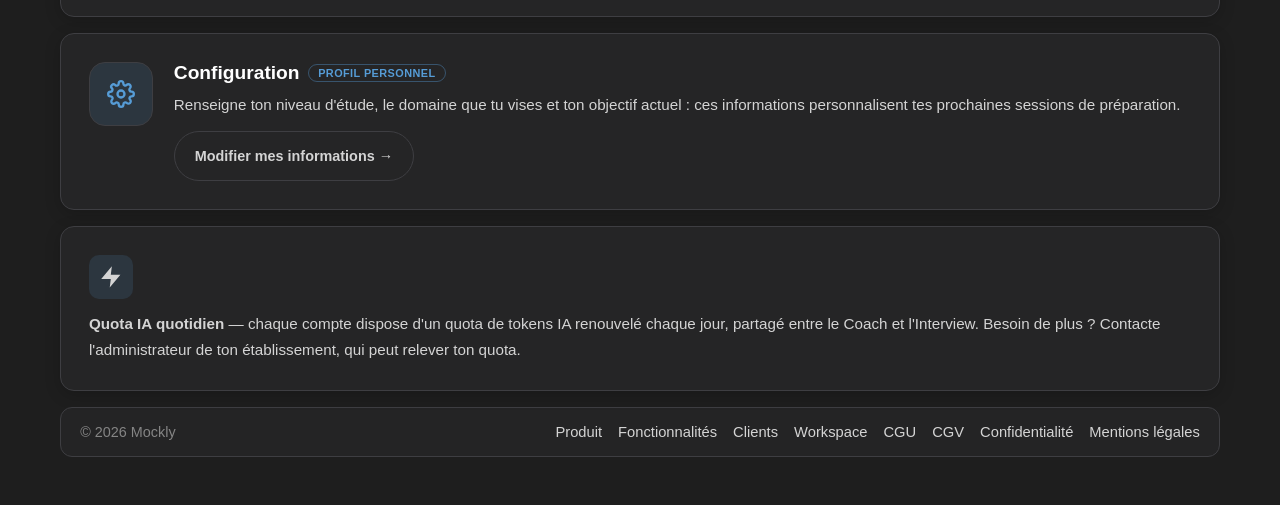
<file: frontend/features.html>
<!DOCTYPE html>
<html lang="fr">

<head>
    <meta charset="UTF-8">
    <meta name="viewport" content="width=device-width, initial-scale=1.0">
    <title>Mockly — Fonctionnalités étudiants</title>
    <meta name="description" content="Tout ce que Mockly met à disposition des étudiants pour préparer leurs entretiens d'embauche.">
    <link rel="icon" type="image/png" href="assets/favicon.png">
    <link rel="stylesheet" href="styles.css">
    <style>
        .showcase-hero {
            text-align: center;
            max-width: 640px;
            margin: 0 auto 2rem;
        }
        .showcase-hero .eyebrow { justify-content: center; display: flex; }
        .showcase-hero h1 {
            font-size: 2rem;
            color: var(--vscode-text-bright);
            margin-bottom: 0.8rem;
            line-height: 1.25;
        }
        .showcase-hero p {
            color: var(--vscode-text);
            font-size: 1rem;
            line-height: 1.7;
        }

        .showcase-list {
            display: flex;
            flex-direction: column;
            gap: 1rem;
        }

        .showcase-item {
            display: grid;
            grid-template-columns: auto 1fr;
            gap: 1.3rem;
            align-items: start;
        }

        .showcase-item.reverse {
            grid-template-columns: 1fr auto;
        }
        .showcase-item.reverse .showcase-icon { order: 2; }
        .showcase-item.reverse .showcase-text { order: 1; }

        .showcase-icon {
            width: 64px;
            height: 64px;
            flex-shrink: 0;
            border-radius: 16px;
            background: rgba(86, 156, 214, 0.14);
            border: 1px solid var(--vscode-border);
            display: flex;
            align-items: center;
            justify-content: center;
            color: var(--vscode-blue);
        }
        .showcase-icon .icon {
            width: 28px;
            height: 28px;
        }

        .showcase-text h2 {
            font-size: 1.2rem;
            color: var(--vscode-text-bright);
            margin-bottom: 0.5rem;
            display: flex;
            align-items: center;
            gap: 0.5rem;
            flex-wrap: wrap;
        }

        .showcase-tag {
            font-size: 0.68rem;
            font-weight: 600;
            text-transform: uppercase;
            letter-spacing: 0.04em;
            color: var(--vscode-blue);
            border: 1px solid rgba(86, 156, 214, 0.4);
            border-radius: 999px;
            padding: 0.15rem 0.6rem;
        }

        .showcase-text > p {
            color: var(--vscode-text);
            line-height: 1.7;
            font-size: 0.95rem;
            margin-bottom: 0.8rem;
        }

        .showcase-highlights {
            display: flex;
            flex-direction: column;
            gap: 0.45rem;
            margin-bottom: 0.9rem;
            padding-left: 0;
            list-style: none;
        }
        .showcase-highlights li {
            font-size: 0.88rem;
            color: var(--vscode-text);
            line-height: 1.55;
            display: flex;
            gap: 0.5rem;
        }
        .showcase-highlights li::before {
            content: '✓';
            color: var(--vscode-green);
            flex-shrink: 0;
            font-weight: 700;
        }

        .credits-note {
            display: flex;
            align-items: center;
            gap: 0.8rem;
            flex-wrap: wrap;
        }
        .credits-note .feature-icon { margin-bottom: 0; flex-shrink: 0; }

        @media (max-width: 640px) {
            .showcase-item,
            .showcase-item.reverse {
                grid-template-columns: 1fr;
            }
            .showcase-item.reverse .showcase-icon,
            .showcase-item.reverse .showcase-text {
                order: initial;
            }
            .showcase-icon { margin-bottom: 0.4rem; }
        }
    </style>
</head>

<body class="landing-page">
    <div class="landing-shell">
        <header class="topbar">
            <a href="index.html" class="brand"><img src="assets/logo.png" class="brand-logo" alt="">Mockly</a>
            <nav class="topnav">
                <a href="index.html#benefits">Produit</a>
                <a href="features.html">Fonctionnalités</a>
                <a href="index.html#audience">Clients</a>
                <a href="index.html#contact">Contact</a>
            </nav>
            <a href="auth.html" class="primary-btn small-btn">Créer mon compte</a>
        </header>

        <main class="landing-content">
            <section class="showcase-hero">
                <p class="eyebrow">Mockly • Fonctionnalités étudiants</p>
                <h1>Tout ce dont un étudiant a besoin pour arriver confiant en entretien.</h1>
                <p>Cinq outils, un seul compte : du dépôt de CV jusqu'à l'entretien audio noté par l'IA, en passant par le suivi de ta progression réelle.</p>
            </section>

            <div class="showcase-list">
                <section class="section-card showcase-item">
                    <div class="showcase-icon"><svg class="icon" aria-hidden="true"><use href="assets/icons.svg#bot"></use></svg></div>
                    <div class="showcase-text">
                        <h2>Coach IA <span class="showcase-tag">Carte mentale</span></h2>
                        <p>Dépose ton CV (PDF ou DOCX) : Mockly l'analyse et construit autour une carte mentale interactive avec tes conseils, secteurs pertinents, compétences clés et questions de préparation.</p>
                        <ul class="showcase-highlights">
                            <li>Génère des questions ciblées à partir d'un secteur, d'une entreprise et d'un poste</li>
                            <li>Chat avec un coach IA pour poser tes questions librement</li>
                            <li>Réponds directement sur une carte et reçois un score, des points forts, des axes d'amélioration et un exemple de réponse améliorée</li>
                            <li>Cartes déplaçables et redimensionnables, ton espace de travail est sauvegardé automatiquement</li>
                        </ul>
                        <a href="workspace.html" class="secondary-btn small-btn">Ouvrir le Coach →</a>
                    </div>
                </section>

                <section class="section-card showcase-item reverse">
                    <div class="showcase-icon"><svg class="icon" aria-hidden="true"><use href="assets/icons.svg#mic"></use></svg></div>
                    <div class="showcase-text">
                        <h2>Entretien audio <span class="showcase-tag">Simulation vocale</span></h2>
                        <p>Colle une fiche de poste : l'IA identifie les compétences clés à évaluer et mène un entretien 100% oral — les questions sont posées à voix haute, tu réponds au micro.</p>
                        <ul class="showcase-highlights">
                            <li>Enchaînement fluide : la question suivante est déjà prête pendant que tu réponds</li>
                            <li>Estimation de ta préparation avant même de démarrer, basée sur tes entretiens précédents</li>
                            <li>Rapport écrit à la fin : score global, résumé, points forts, axes d'amélioration et détail par compétence</li>
                        </ul>
                        <a href="/interview" class="secondary-btn small-btn">Démarrer un entretien →</a>
                    </div>
                </section>

                <section class="section-card showcase-item">
                    <div class="showcase-icon"><svg class="icon" aria-hidden="true"><use href="assets/icons.svg#trending-up"></use></svg></div>
                    <div class="showcase-text">
                        <h2>Ma progression <span class="showcase-tag">Suivi de compétences</span></h2>
                        <p>Un arbre de compétences se construit automatiquement à partir de tes CV, de tes entretiens audio et de tes échanges avec le coach.</p>
                        <ul class="showcase-highlights">
                            <li>Compétences confirmées (avec un score réel) séparées de celles juste mentionnées sur ton CV mais jamais testées</li>
                            <li>Regroupées par catégorie : technique, métier, soft skills</li>
                            <li>S'améliore à chaque nouvel entretien ou échange avec le coach</li>
                        </ul>
                        <a href="/profile" class="secondary-btn small-btn">Voir ma progression →</a>
                    </div>
                </section>

                <section class="section-card showcase-item reverse">
                    <div class="showcase-icon"><svg class="icon" aria-hidden="true"><use href="assets/icons.svg#bar-chart"></use></svg></div>
                    <div class="showcase-text">
                        <h2>Historique <span class="showcase-tag">Toutes tes sessions</span></h2>
                        <p>Retrouve l'intégralité de tes sessions passées : CV analysés, cartes mentales générées, conversations avec le coach et évaluations reçues.</p>
                        <ul class="showcase-highlights">
                            <li>Détail complet par session, organisé en onglets (CV & analyse, évaluations, générations, chat)</li>
                            <li>Visible uniquement par toi — ton historique n'est jamais partagé entre comptes</li>
                        </ul>
                        <a href="/results" class="secondary-btn small-btn">Consulter l'historique →</a>
                    </div>
                </section>

                <section class="section-card showcase-item">
                    <div class="showcase-icon"><svg class="icon" aria-hidden="true"><use href="assets/icons.svg#settings"></use></svg></div>
                    <div class="showcase-text">
                        <h2>Configuration <span class="showcase-tag">Profil personnel</span></h2>
                        <p>Renseigne ton niveau d'étude, le domaine que tu vises et ton objectif actuel : ces informations personnalisent tes prochaines sessions de préparation.</p>
                        <a href="/configuration" class="secondary-btn small-btn">Modifier mes informations →</a>
                    </div>
                </section>

                <section class="section-card credits-note">
                    <div class="feature-icon"><svg class="icon" aria-hidden="true"><use href="assets/icons.svg#zap"></use></svg></div>
                    <p style="margin:0">
                        <strong>Quota IA quotidien</strong> — chaque compte dispose d'un quota de tokens IA renouvelé chaque jour, partagé entre le Coach et l'Interview. Besoin de plus ? Contacte l'administrateur de ton établissement, qui peut relever ton quota.
                    </p>
                </section>
            </div>
        </main>

        <footer class="footer-bar" id="contact">
            <div>© 2026 Mockly</div>
            <div class="footer-links">
                <a href="index.html#benefits">Produit</a>
                <a href="features.html">Fonctionnalités</a>
                <a href="index.html#audience">Clients</a>
                <a href="auth.html">Workspace</a>
                <a href="cgu.html">CGU</a>
                <a href="cgv.html">CGV</a>
                <a href="politique-confidentialite.html">Confidentialité</a>
                <a href="mentions-legales.html">Mentions légales</a>
            </div>
        </footer>
    </div>
</body>

</html>
</file>
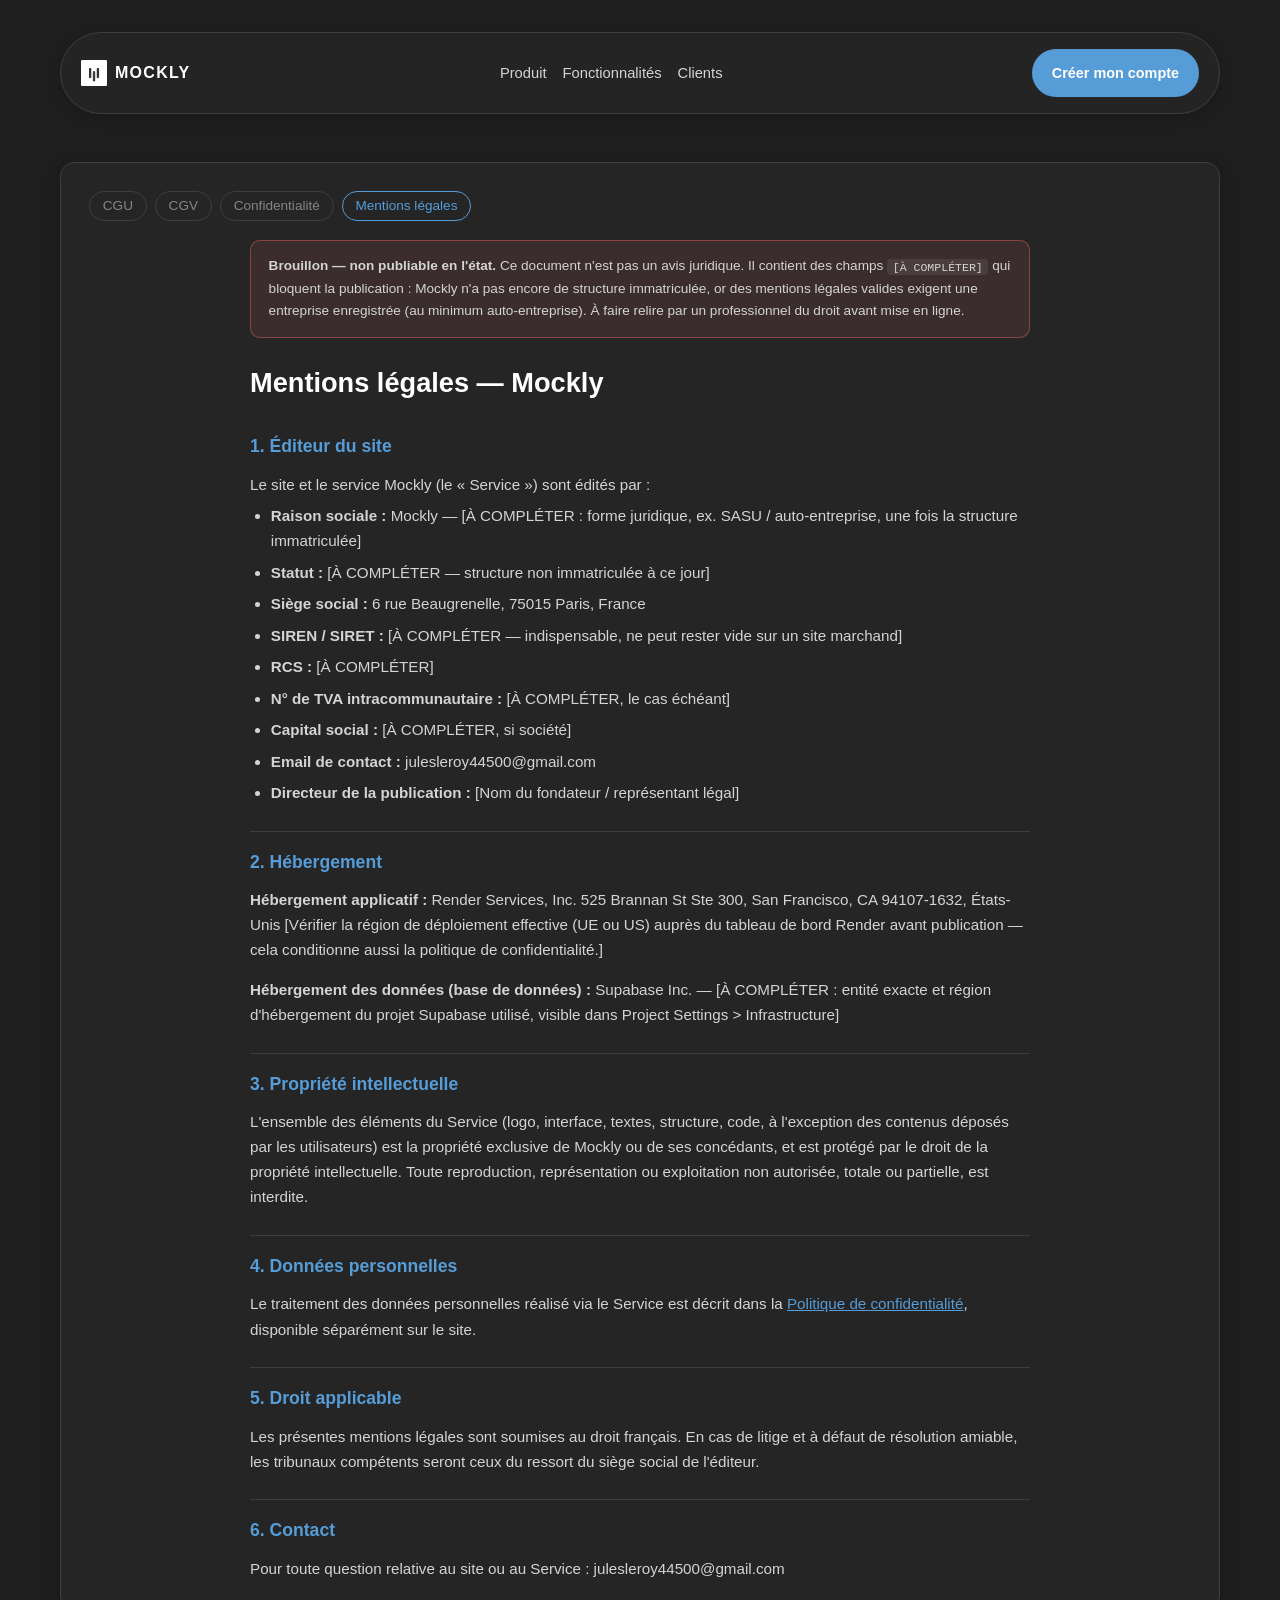
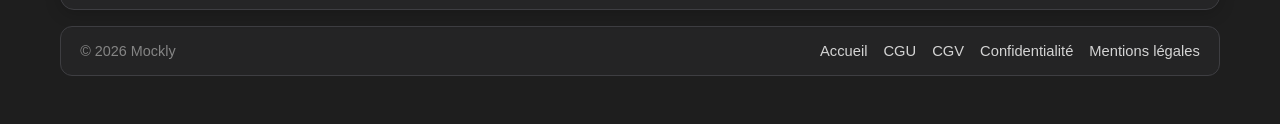
<file: frontend/mentions-legales.html>
<!DOCTYPE html>
<html lang="fr">

<head>
    <meta charset="UTF-8">
    <meta name="viewport" content="width=device-width, initial-scale=1.0">
    <title>Mentions légales — Mockly</title>
    <meta name="description" content="Document légal Mockly.">
    <link rel="icon" type="image/png" href="assets/favicon.png">
    <link rel="stylesheet" href="styles.css">
</head>

<body class="landing-page">
    <div class="landing-shell">
        <header class="topbar">
            <a href="/" class="brand"><img src="assets/logo.png" class="brand-logo" alt="">Mockly</a>
            <nav class="topnav">
                <a href="/#benefits">Produit</a>
                <a href="features.html">Fonctionnalités</a>
                <a href="/#audience">Clients</a>
            </nav>
            <a href="auth.html" class="primary-btn small-btn">Créer mon compte</a>
        </header>

        <main class="landing-content">
            <section class="section-card">
                <nav class="legal-nav">
                    <a href="cgu.html">CGU</a>
                    <a href="cgv.html">CGV</a>
                    <a href="politique-confidentialite.html">Confidentialité</a>
                    <a href="mentions-legales.html" class="active">Mentions légales</a>
                </nav>
                <article class="legal-article">
                    <div class="legal-draft-notice"><p><strong>Brouillon — non publiable en l'état.</strong> Ce document n'est pas un avis juridique. Il contient des champs <code>[À COMPLÉTER]</code> qui bloquent la publication : Mockly n'a pas encore de structure immatriculée, or des mentions légales valides exigent une entreprise enregistrée (au minimum auto-entreprise). À faire relire par un professionnel du droit avant mise en ligne.</p></div>
                    <h1>Mentions légales — Mockly</h1>
                    <h2>1. Éditeur du site</h2>
                    <p>Le site et le service Mockly (le « Service ») sont édités par :</p>
                    <ul>
                    <li><strong>Raison sociale :</strong> Mockly — [À COMPLÉTER : forme juridique, ex. SASU / auto-entreprise, une fois la structure immatriculée]</li>
                    <li><strong>Statut :</strong> [À COMPLÉTER — structure non immatriculée à ce jour]</li>
                    <li><strong>Siège social :</strong> 6 rue Beaugrenelle, 75015 Paris, France</li>
                    <li><strong>SIREN / SIRET :</strong> [À COMPLÉTER — indispensable, ne peut rester vide sur un site marchand]</li>
                    <li><strong>RCS :</strong> [À COMPLÉTER]</li>
                    <li><strong>N° de TVA intracommunautaire :</strong> [À COMPLÉTER, le cas échéant]</li>
                    <li><strong>Capital social :</strong> [À COMPLÉTER, si société]</li>
                    <li><strong>Email de contact :</strong> julesleroy44500@gmail.com</li>
                    <li><strong>Directeur de la publication :</strong> [Nom du fondateur / représentant légal]</li>
                    </ul>
                    <h2>2. Hébergement</h2>
                    <p><strong>Hébergement applicatif :</strong>
                    Render Services, Inc.
                    525 Brannan St Ste 300, San Francisco, CA 94107-1632, États-Unis
                    [Vérifier la région de déploiement effective (UE ou US) auprès du tableau de bord Render avant publication — cela conditionne aussi la politique de confidentialité.]</p>
                    <p><strong>Hébergement des données (base de données) :</strong>
                    Supabase Inc. — [À COMPLÉTER : entité exacte et région d'hébergement du projet Supabase utilisé, visible dans Project Settings &gt; Infrastructure]</p>
                    <h2>3. Propriété intellectuelle</h2>
                    <p>L'ensemble des éléments du Service (logo, interface, textes, structure, code, à l'exception des contenus déposés par les utilisateurs) est la propriété exclusive de Mockly ou de ses concédants, et est protégé par le droit de la propriété intellectuelle. Toute reproduction, représentation ou exploitation non autorisée, totale ou partielle, est interdite.</p>
                    <h2>4. Données personnelles</h2>
                    <p>Le traitement des données personnelles réalisé via le Service est décrit dans la <a href="politique-confidentialite.html">Politique de confidentialité</a>, disponible séparément sur le site.</p>
                    <h2>5. Droit applicable</h2>
                    <p>Les présentes mentions légales sont soumises au droit français. En cas de litige et à défaut de résolution amiable, les tribunaux compétents seront ceux du ressort du siège social de l'éditeur.</p>
                    <h2>6. Contact</h2>
                    <p>Pour toute question relative au site ou au Service : julesleroy44500@gmail.com</p>
                </article>
            </section>
        </main>

        <footer class="footer-bar">
            <div>© 2026 Mockly</div>
            <div class="footer-links">
                <a href="/">Accueil</a>
                <a href="cgu.html">CGU</a>
                <a href="cgv.html">CGV</a>
                <a href="politique-confidentialite.html">Confidentialité</a>
                <a href="mentions-legales.html">Mentions légales</a>
            </div>
        </footer>
    </div>
</body>

</html>
</file>
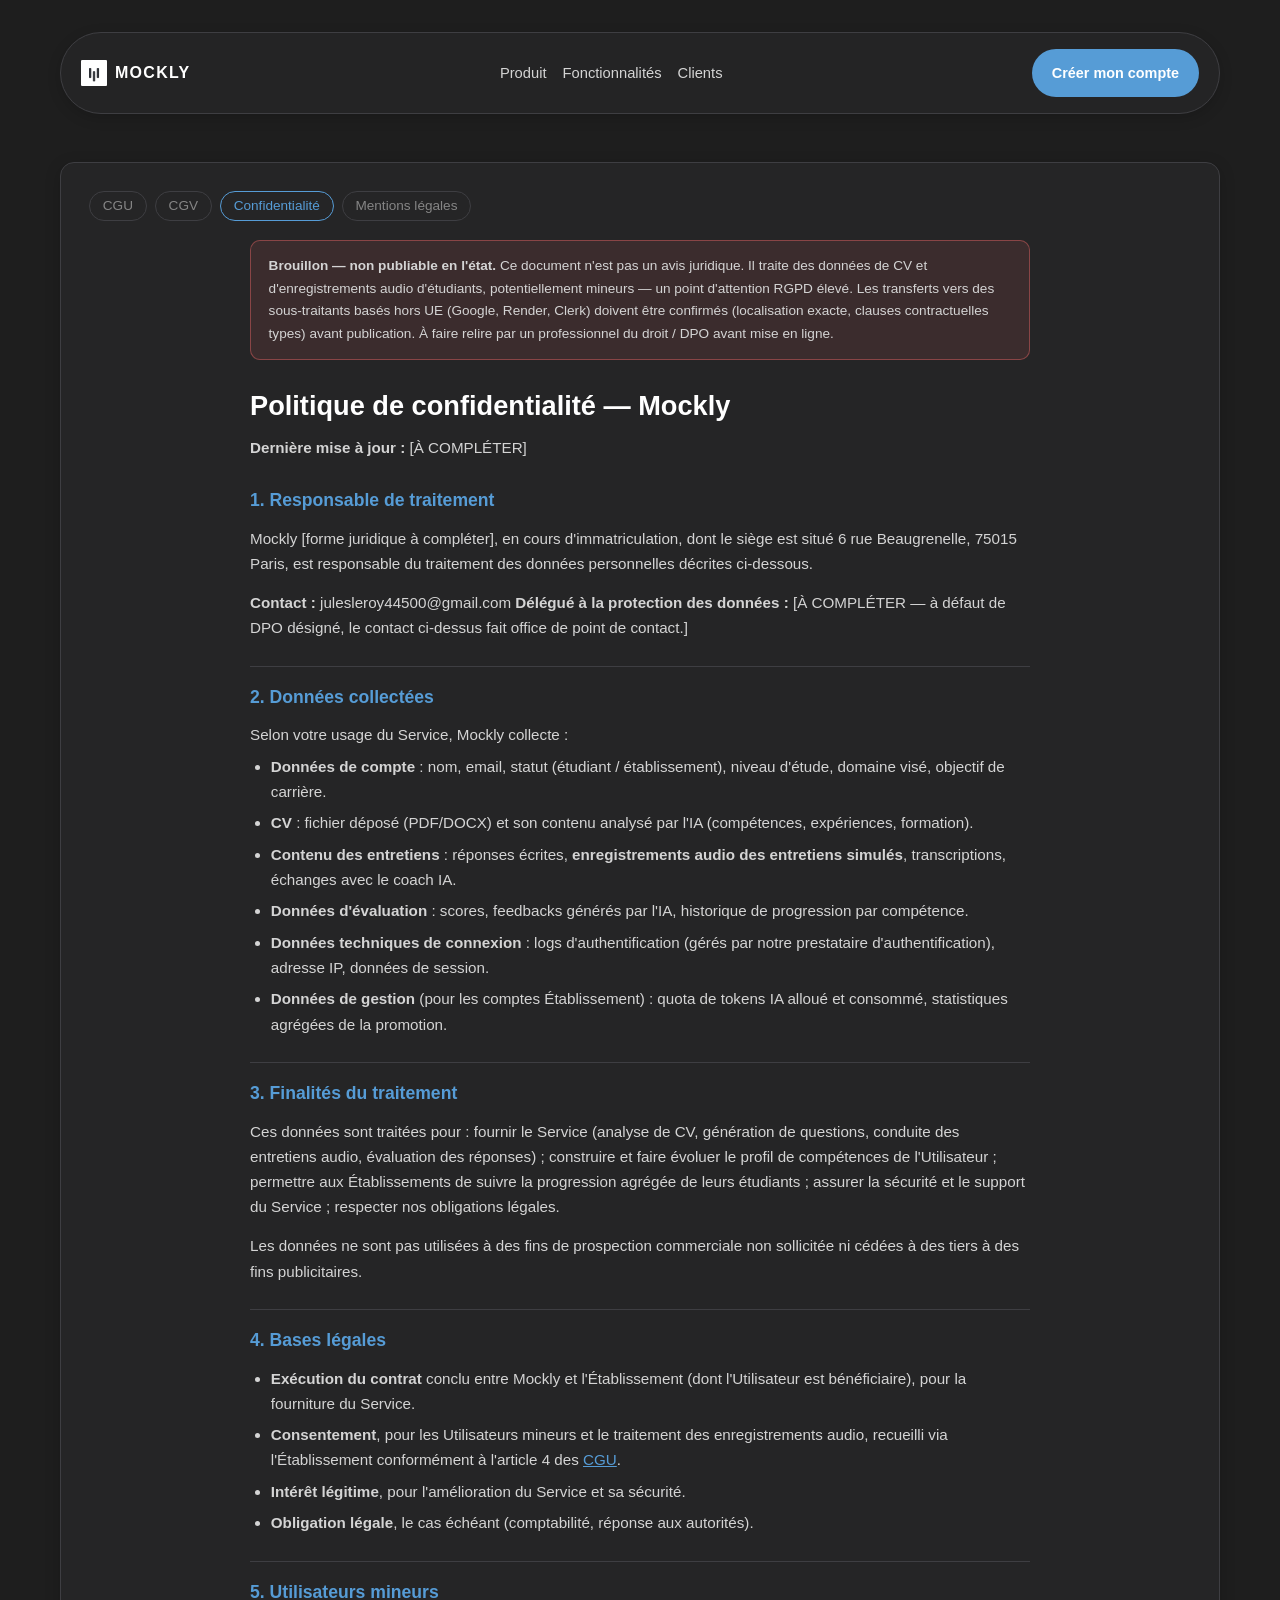
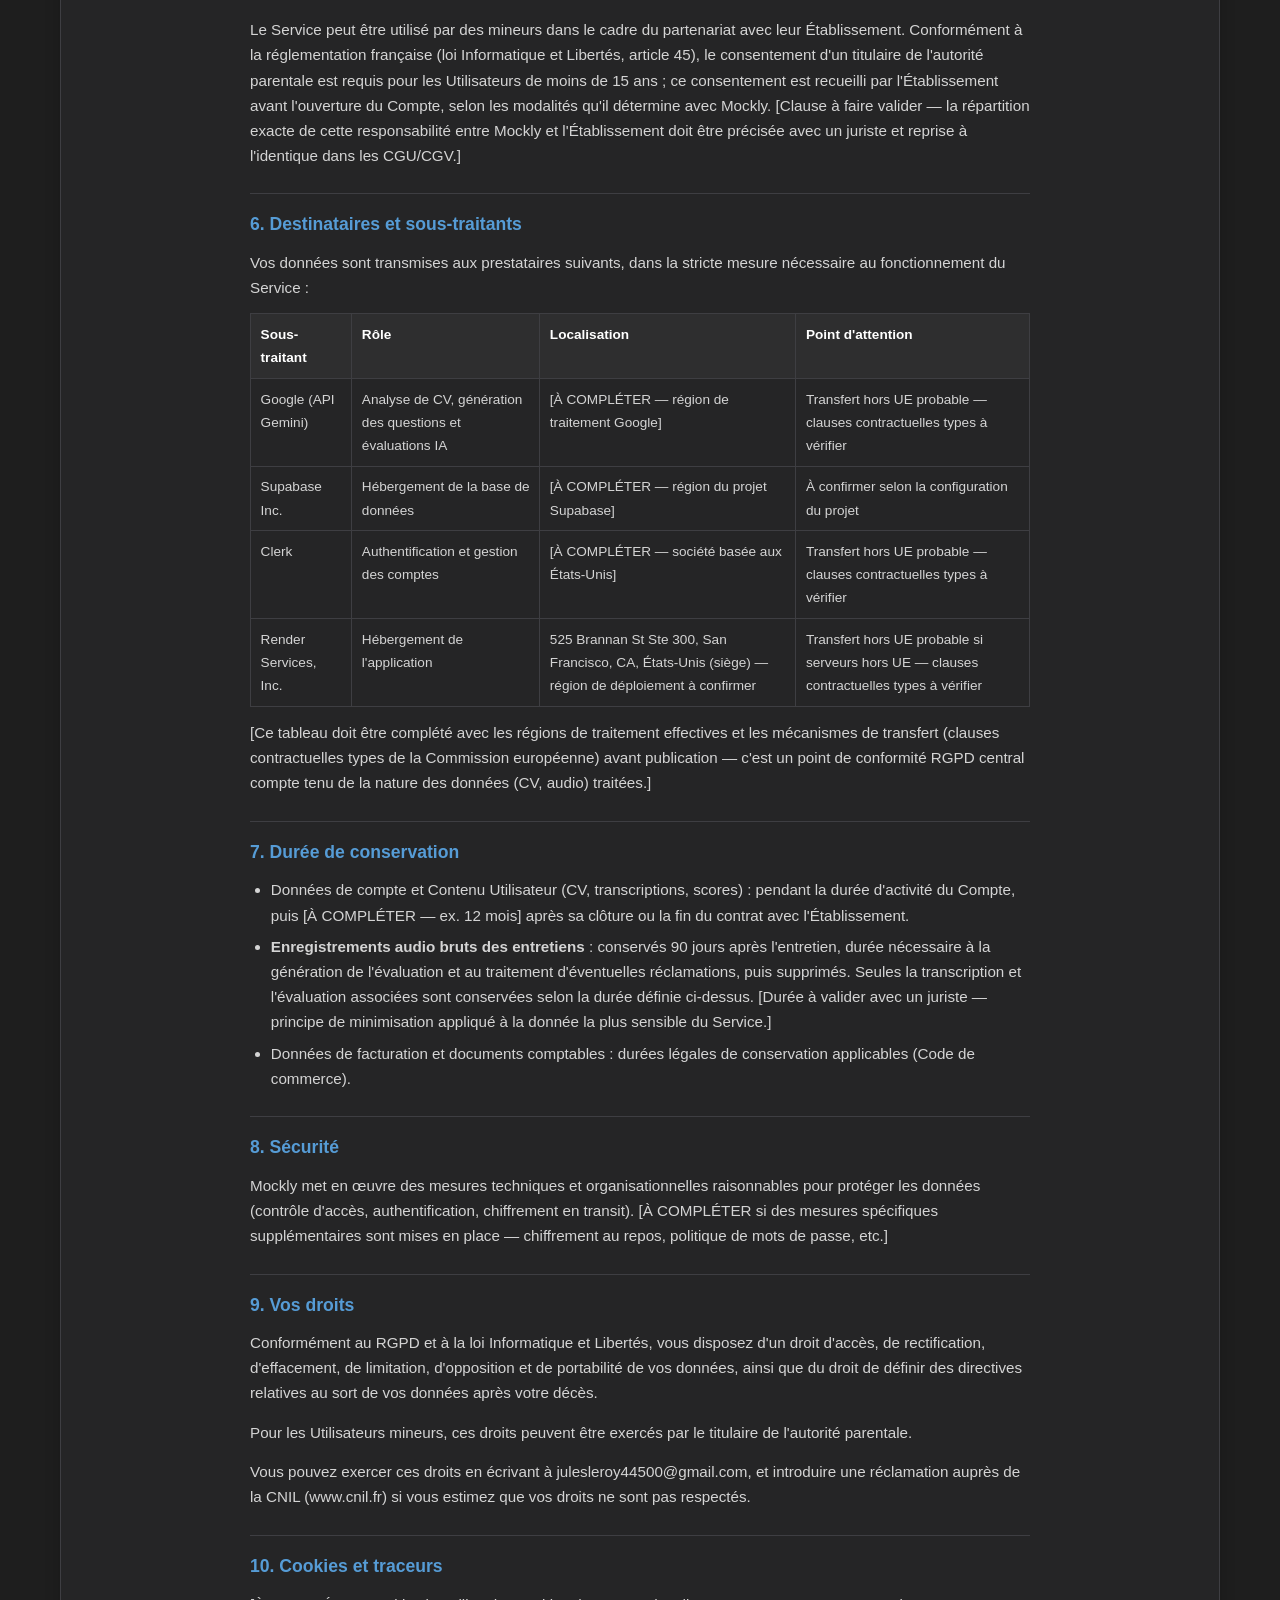
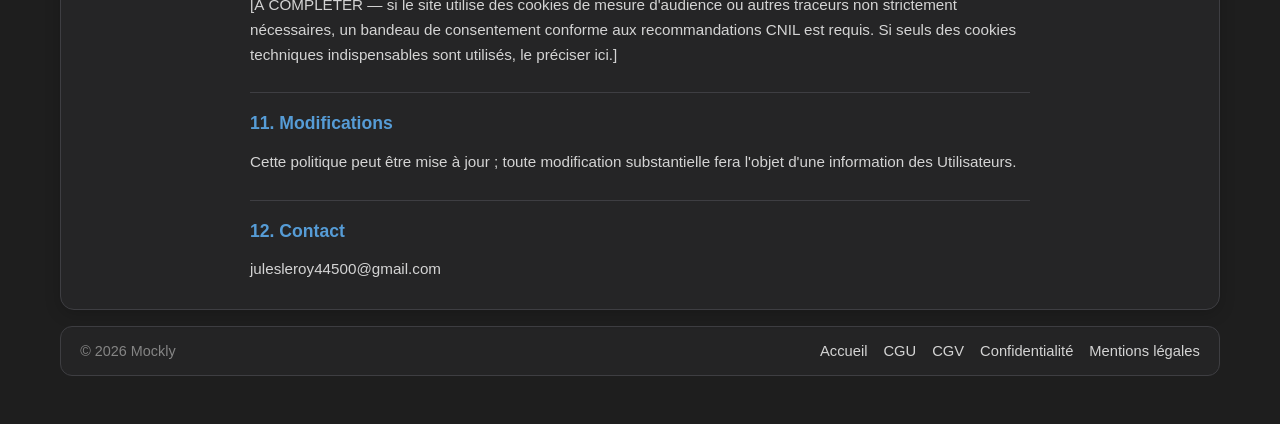
<file: frontend/politique-confidentialite.html>
<!DOCTYPE html>
<html lang="fr">

<head>
    <meta charset="UTF-8">
    <meta name="viewport" content="width=device-width, initial-scale=1.0">
    <title>Politique de confidentialité — Mockly</title>
    <meta name="description" content="Document légal Mockly.">
    <link rel="icon" type="image/png" href="assets/favicon.png">
    <link rel="stylesheet" href="styles.css">
</head>

<body class="landing-page">
    <div class="landing-shell">
        <header class="topbar">
            <a href="/" class="brand"><img src="assets/logo.png" class="brand-logo" alt="">Mockly</a>
            <nav class="topnav">
                <a href="/#benefits">Produit</a>
                <a href="features.html">Fonctionnalités</a>
                <a href="/#audience">Clients</a>
            </nav>
            <a href="auth.html" class="primary-btn small-btn">Créer mon compte</a>
        </header>

        <main class="landing-content">
            <section class="section-card">
                <nav class="legal-nav">
                    <a href="cgu.html">CGU</a>
                    <a href="cgv.html">CGV</a>
                    <a href="politique-confidentialite.html" class="active">Confidentialité</a>
                    <a href="mentions-legales.html">Mentions légales</a>
                </nav>
                <article class="legal-article">
                    <div class="legal-draft-notice"><p><strong>Brouillon — non publiable en l'état.</strong> Ce document n'est pas un avis juridique. Il traite des données de CV et d'enregistrements audio d'étudiants, potentiellement mineurs — un point d'attention RGPD élevé. Les transferts vers des sous-traitants basés hors UE (Google, Render, Clerk) doivent être confirmés (localisation exacte, clauses contractuelles types) avant publication. À faire relire par un professionnel du droit / DPO avant mise en ligne.</p></div>
                    <h1>Politique de confidentialité — Mockly</h1>
                    <p><strong>Dernière mise à jour :</strong> [À COMPLÉTER]</p>
                    <h2>1. Responsable de traitement</h2>
                    <p>Mockly [forme juridique à compléter], en cours d'immatriculation, dont le siège est situé 6 rue Beaugrenelle, 75015 Paris, est responsable du traitement des données personnelles décrites ci-dessous.</p>
                    <p><strong>Contact :</strong> julesleroy44500@gmail.com
                    <strong>Délégué à la protection des données :</strong> [À COMPLÉTER — à défaut de DPO désigné, le contact ci-dessus fait office de point de contact.]</p>
                    <h2>2. Données collectées</h2>
                    <p>Selon votre usage du Service, Mockly collecte :</p>
                    <ul>
                    <li><strong>Données de compte</strong> : nom, email, statut (étudiant / établissement), niveau d'étude, domaine visé, objectif de carrière.</li>
                    <li><strong>CV</strong> : fichier déposé (PDF/DOCX) et son contenu analysé par l'IA (compétences, expériences, formation).</li>
                    <li><strong>Contenu des entretiens</strong> : réponses écrites, <strong>enregistrements audio des entretiens simulés</strong>, transcriptions, échanges avec le coach IA.</li>
                    <li><strong>Données d'évaluation</strong> : scores, feedbacks générés par l'IA, historique de progression par compétence.</li>
                    <li><strong>Données techniques de connexion</strong> : logs d'authentification (gérés par notre prestataire d'authentification), adresse IP, données de session.</li>
                    <li><strong>Données de gestion</strong> (pour les comptes Établissement) : quota de tokens IA alloué et consommé, statistiques agrégées de la promotion.</li>
                    </ul>
                    <h2>3. Finalités du traitement</h2>
                    <p>Ces données sont traitées pour : fournir le Service (analyse de CV, génération de questions, conduite des entretiens audio, évaluation des réponses) ; construire et faire évoluer le profil de compétences de l'Utilisateur ; permettre aux Établissements de suivre la progression agrégée de leurs étudiants ; assurer la sécurité et le support du Service ; respecter nos obligations légales.</p>
                    <p>Les données ne sont pas utilisées à des fins de prospection commerciale non sollicitée ni cédées à des tiers à des fins publicitaires.</p>
                    <h2>4. Bases légales</h2>
                    <ul>
                    <li><strong>Exécution du contrat</strong> conclu entre Mockly et l'Établissement (dont l'Utilisateur est bénéficiaire), pour la fourniture du Service.</li>
                    <li><strong>Consentement</strong>, pour les Utilisateurs mineurs et le traitement des enregistrements audio, recueilli via l'Établissement conformément à l'article 4 des <a href="cgu.html">CGU</a>.</li>
                    <li><strong>Intérêt légitime</strong>, pour l'amélioration du Service et sa sécurité.</li>
                    <li><strong>Obligation légale</strong>, le cas échéant (comptabilité, réponse aux autorités).</li>
                    </ul>
                    <h2>5. Utilisateurs mineurs</h2>
                    <p>Le Service peut être utilisé par des mineurs dans le cadre du partenariat avec leur Établissement. Conformément à la réglementation française (loi Informatique et Libertés, article 45), le consentement d'un titulaire de l'autorité parentale est requis pour les Utilisateurs de moins de 15 ans ; ce consentement est recueilli par l'Établissement avant l'ouverture du Compte, selon les modalités qu'il détermine avec Mockly. [Clause à faire valider — la répartition exacte de cette responsabilité entre Mockly et l'Établissement doit être précisée avec un juriste et reprise à l'identique dans les CGU/CGV.]</p>
                    <h2>6. Destinataires et sous-traitants</h2>
                    <p>Vos données sont transmises aux prestataires suivants, dans la stricte mesure nécessaire au fonctionnement du Service :</p>
                    <table>
                    <thead>
                    <tr>
                    <th>Sous-traitant</th>
                    <th>Rôle</th>
                    <th>Localisation</th>
                    <th>Point d'attention</th>
                    </tr>
                    </thead>
                    <tbody>
                    <tr>
                    <td>Google (API Gemini)</td>
                    <td>Analyse de CV, génération des questions et évaluations IA</td>
                    <td>[À COMPLÉTER — région de traitement Google]</td>
                    <td>Transfert hors UE probable — clauses contractuelles types à vérifier</td>
                    </tr>
                    <tr>
                    <td>Supabase Inc.</td>
                    <td>Hébergement de la base de données</td>
                    <td>[À COMPLÉTER — région du projet Supabase]</td>
                    <td>À confirmer selon la configuration du projet</td>
                    </tr>
                    <tr>
                    <td>Clerk</td>
                    <td>Authentification et gestion des comptes</td>
                    <td>[À COMPLÉTER — société basée aux États-Unis]</td>
                    <td>Transfert hors UE probable — clauses contractuelles types à vérifier</td>
                    </tr>
                    <tr>
                    <td>Render Services, Inc.</td>
                    <td>Hébergement de l'application</td>
                    <td>525 Brannan St Ste 300, San Francisco, CA, États-Unis (siège) — région de déploiement à confirmer</td>
                    <td>Transfert hors UE probable si serveurs hors UE — clauses contractuelles types à vérifier</td>
                    </tr>
                    </tbody>
                    </table>
                    <p>[Ce tableau doit être complété avec les régions de traitement effectives et les mécanismes de transfert (clauses contractuelles types de la Commission européenne) avant publication — c'est un point de conformité RGPD central compte tenu de la nature des données (CV, audio) traitées.]</p>
                    <h2>7. Durée de conservation</h2>
                    <ul>
                    <li>Données de compte et Contenu Utilisateur (CV, transcriptions, scores) : pendant la durée d'activité du Compte, puis [À COMPLÉTER — ex. 12 mois] après sa clôture ou la fin du contrat avec l'Établissement.</li>
                    <li><strong>Enregistrements audio bruts des entretiens</strong> : conservés 90 jours après l'entretien, durée nécessaire à la génération de l'évaluation et au traitement d'éventuelles réclamations, puis supprimés. Seules la transcription et l'évaluation associées sont conservées selon la durée définie ci-dessus. [Durée à valider avec un juriste — principe de minimisation appliqué à la donnée la plus sensible du Service.]</li>
                    <li>Données de facturation et documents comptables : durées légales de conservation applicables (Code de commerce).</li>
                    </ul>
                    <h2>8. Sécurité</h2>
                    <p>Mockly met en œuvre des mesures techniques et organisationnelles raisonnables pour protéger les données (contrôle d'accès, authentification, chiffrement en transit). [À COMPLÉTER si des mesures spécifiques supplémentaires sont mises en place — chiffrement au repos, politique de mots de passe, etc.]</p>
                    <h2>9. Vos droits</h2>
                    <p>Conformément au RGPD et à la loi Informatique et Libertés, vous disposez d'un droit d'accès, de rectification, d'effacement, de limitation, d'opposition et de portabilité de vos données, ainsi que du droit de définir des directives relatives au sort de vos données après votre décès.</p>
                    <p>Pour les Utilisateurs mineurs, ces droits peuvent être exercés par le titulaire de l'autorité parentale.</p>
                    <p>Vous pouvez exercer ces droits en écrivant à julesleroy44500@gmail.com, et introduire une réclamation auprès de la CNIL (www.cnil.fr) si vous estimez que vos droits ne sont pas respectés.</p>
                    <h2>10. Cookies et traceurs</h2>
                    <p>[À COMPLÉTER — si le site utilise des cookies de mesure d'audience ou autres traceurs non strictement nécessaires, un bandeau de consentement conforme aux recommandations CNIL est requis. Si seuls des cookies techniques indispensables sont utilisés, le préciser ici.]</p>
                    <h2>11. Modifications</h2>
                    <p>Cette politique peut être mise à jour ; toute modification substantielle fera l'objet d'une information des Utilisateurs.</p>
                    <h2>12. Contact</h2>
                    <p>julesleroy44500@gmail.com</p>
                </article>
            </section>
        </main>

        <footer class="footer-bar">
            <div>© 2026 Mockly</div>
            <div class="footer-links">
                <a href="/">Accueil</a>
                <a href="cgu.html">CGU</a>
                <a href="cgv.html">CGV</a>
                <a href="politique-confidentialite.html">Confidentialité</a>
                <a href="mentions-legales.html">Mentions légales</a>
            </div>
        </footer>
    </div>
</body>

</html>
</file>
<file: frontend/styles.css>
/* ==================== VS CODE THEME - CARTE MENTALE ==================== */
* {
    margin: 0;
    padding: 0;
    box-sizing: border-box;
}

:root {
    /* Couleurs VS Code Dark Theme */
    --vscode-bg: #1e1e1e;
    --vscode-sidebar: #252526;
    --vscode-editor: #1e1e1e;
    --vscode-line: #2d2d30;
    --vscode-selection: #264f78;
    --vscode-border: #3e3e42;

    /* Couleurs de texte */
    --vscode-text: #d4d4d4;
    --vscode-text-muted: #858585;
    --vscode-text-bright: #ffffff;

    /* Couleurs d'accent */
    --vscode-blue: #569cd6;
    --vscode-green: #6a9955;
    --vscode-yellow: #dcdcaa;
    --vscode-orange: #ce9178;
    --vscode-purple: #c586c0;
    --vscode-cyan: #4ec9b0;

    /* Carte mentale */
    --node-cv: #569cd6;
    --node-conseil: #6a9955;
    --node-question: #dcdcaa;
    --node-secteur: #ce9178;
    --node-chat: #c586c0;

    /* Transitions */
    --transition: all 0.3s cubic-bezier(0.4, 0, 0.2, 1);

    /* Échelle d'espacement (base 4px) : toute nouvelle marge/padding/gap doit
       piocher ici plutôt qu'inventer une valeur ad hoc — c'est ce qui donne
       un rythme visuel cohérent d'un composant à l'autre. */
    --space-1: 0.25rem;   /* 4px  */
    --space-2: 0.5rem;    /* 8px  */
    --space-3: 0.75rem;   /* 12px */
    --space-4: 1rem;      /* 16px */
    --space-5: 1.25rem;   /* 20px */
    --space-6: 1.5rem;    /* 24px */
    --space-7: 1.75rem;   /* 28px */
    --space-8: 2rem;      /* 32px */
    --space-9: 2.5rem;    /* 40px */
    --space-10: 3rem;     /* 48px */
    --space-11: 3.5rem;   /* 56px */
    --space-12: 4rem;     /* 64px */
}

@import url('https://fonts.googleapis.com/css2?family=Inter:wght@400;500;600;700;800&display=swap');
/* Poppins : réservée au wordmark "Mockly" (700) et aux accents visuels (800) — voir .wordmark / .accent-display */
@import url('https://fonts.googleapis.com/css2?family=Poppins:wght@700;800&display=swap');

html,
body {
    height: 100%;
    font-family: 'Inter', 'Segoe UI', 'Helvetica Neue', Arial, sans-serif;
    background: var(--vscode-bg);
    color: var(--vscode-text);
}

body {
    overflow: auto;
}

/* Système d'icônes (assets/icons.svg) : remplace tout emoji dans l'UI.
   Hérite currentColor, taille par défaut alignée sur le texte environnant. */
.icon {
    width: 1em;
    height: 1em;
    stroke: currentColor;
    fill: none;
    flex-shrink: 0;
    vertical-align: -0.125em;
    margin-right: 0.42em;
}

/* Icônes seules (badges, avatars, pastilles centrées) : pas de texte
   adjacent dans le même conteneur, un margin-right y décentrerait l'icône. */
.avatar .icon,
.empty-icon .icon,
.feature-icon .icon,
.flow-step-icon .icon,
.hero-avatar .icon,
.interview-avatar .icon,
.node-icon .icon,
.profile-empty-icon .icon,
.sector-icon .icon,
.showcase-icon .icon,
.upload-icon .icon,
.welcome-icon .icon,
.msg-avatar .icon,
.mic-btn .icon,
.refresh-btn .icon,
.token-bonus-save .icon,
.modal-close-btn .icon {
    margin-right: 0;
}

.icon-spin {
    animation: icon-spin 0.8s linear infinite;
}

@keyframes icon-spin {
    to { transform: rotate(360deg); }
}

@media (prefers-reduced-motion: reduce) {
    .icon-spin {
        animation: none;
    }
}

/* Identité de marque : Poppins pour le wordmark "Mockly" et les accents visuels,
   Inter reste la police de lecture pour le reste de l'interface. */
.wordmark {
    font-family: 'Poppins', 'Inter', sans-serif;
    font-weight: 700;
}

.accent-display {
    font-family: 'Poppins', 'Inter', sans-serif;
    font-weight: 800;
}

/* ==================== LAYOUT ==================== */
.app {
    display: flex;
    height: calc(100vh - 35px);
    width: 100vw;
}

/* Sidebar */
.sidebar {
    width: 300px;
    background: var(--vscode-sidebar);
    border-right: 1px solid var(--vscode-border);
    display: flex;
    flex-direction: column;
    overflow-y: auto;
}

.sidebar-header {
    padding: 1rem;
    border-bottom: 1px solid var(--vscode-border);
    display: flex;
    align-items: center;
    justify-content: space-between;
    gap: 0.5rem;
}

.clear-workspace-btn {
    background: none;
    border: 1px solid var(--vscode-border);
    color: var(--vscode-text-muted);
    border-radius: 4px;
    padding: 0.3rem 0.5rem;
    font-size: 0.8rem;
    cursor: pointer;
    transition: var(--transition);
    flex-shrink: 0;
}

.clear-workspace-btn:hover {
    border-color: #ff4444;
    color: #ff6b6b;
    background: rgba(255, 68, 68, 0.08);
}

.sidebar-title {
    display: flex;
    align-items: center;
    gap: 0.5rem;
    font-family: 'Poppins', 'Inter', sans-serif;
    font-size: 0.875rem;
    font-weight: 700;
    color: var(--vscode-text-bright);
    text-transform: uppercase;
    letter-spacing: 0.5px;
}

.sidebar-logo {
    width: 22px;
    height: auto;
    flex-shrink: 0;
}

.sidebar-section {
    padding: var(--space-4);
    border-bottom: 1px solid var(--vscode-border);
}

.section-title {
    font-size: 0.75rem;
    color: var(--vscode-text-muted);
    text-transform: uppercase;
    margin-bottom: 0.5rem;
    letter-spacing: 0.5px;
}

.upload-zone {
    border: 2px dashed var(--vscode-border);
    border-radius: 4px;
    padding: var(--space-9) var(--space-5);
    text-align: center;
    cursor: pointer;
    transition: var(--transition);
}

.upload-zone:hover {
    border-color: var(--vscode-blue);
    background: rgba(86, 156, 214, 0.05);
}

.upload-icon {
    font-size: 2rem;
    margin-bottom: 0.5rem;
    color: var(--vscode-blue);
}

.upload-text {
    font-size: 0.875rem;
    color: var(--vscode-text);
    margin-bottom: 0.25rem;
}

.upload-hint {
    font-size: 0.75rem;
    color: var(--vscode-text-muted);
}

/* Contexte d'entretien */
.context-form {
    display: flex;
    flex-direction: column;
    gap: 0.75rem;
}

.context-field {
    display: flex;
    flex-direction: column;
    gap: 0.3rem;
    font-size: 0.75rem;
    color: var(--vscode-text-muted);
}

.context-field input {
    width: 100%;
    padding: 0.5rem;
    background: var(--vscode-line);
    border: 1px solid var(--vscode-border);
    border-radius: 4px;
    color: var(--vscode-text);
    font-size: 0.875rem;
    font-family: inherit;
    transition: var(--transition);
}

.context-field input:focus {
    outline: none;
    border-color: var(--vscode-blue);
    background: var(--vscode-bg);
}

.generate-btn {
    padding: 0.75rem;
    background: var(--vscode-blue);
    border: none;
    border-radius: 4px;
    color: white;
    cursor: pointer;
    font-size: 0.875rem;
    font-weight: 600;
    font-family: inherit;
    transition: var(--transition);
}

.generate-btn:hover:not(:disabled) {
    background: #4a8bc2;
    transform: translateY(-1px);
    box-shadow: 0 4px 12px rgba(86, 156, 214, 0.25);
}

.generate-btn:disabled {
    opacity: 0.7;
    cursor: not-allowed;
}

/* Légende */
.legend-list {
    display: flex;
    flex-direction: column;
    gap: 0.45rem;
    font-size: 0.75rem;
}

.legend-row {
    display: flex;
    align-items: center;
    gap: 0.55rem;
    color: var(--vscode-text);
}

.legend-swatch {
    width: 10px;
    height: 10px;
    border-radius: 50%;
    flex-shrink: 0;
    box-shadow: 0 0 0 3px rgba(255, 255, 255, 0.04);
}

/* Main Canvas */
.canvas-container {
    flex: 1;
    position: relative;
    overflow: hidden;
    background: var(--vscode-editor);
}

.canvas {
    width: 100%;
    height: 100%;
    position: relative;
    cursor: grab;
    touch-action: none;
}

.canvas.grabbing {
    cursor: grabbing;
}

/* État vide du canvas : visible tant qu'aucun CV n'a été déposé. */
.canvas-empty-state {
    position: absolute;
    top: 50%;
    left: 50%;
    transform: translate(-50%, -50%);
    width: min(360px, 80%);
    text-align: center;
    pointer-events: none;
    z-index: 1;
}

.canvas-empty-logo {
    width: 56px;
    height: auto;
    margin-bottom: 1.25rem;
    opacity: 0.55;
    animation: emptyStateFloat 3.5s ease-in-out infinite;
}

.canvas-empty-title {
    font-size: 1.05rem;
    font-weight: 600;
    color: var(--vscode-text-bright);
    margin-bottom: 0.5rem;
}

.canvas-empty-text {
    font-size: 0.8125rem;
    color: var(--vscode-text-muted);
    line-height: 1.6;
}

@keyframes emptyStateFloat {
    0%, 100% { transform: translateY(0); }
    50% { transform: translateY(-8px); }
}

/* SVG pour les connexions */
.connections-svg {
    position: absolute;
    top: 0;
    left: 0;
    width: 100%;
    height: 100%;
    pointer-events: none;
    z-index: 0;
    /* Derrière les nuages */
}

.connection-line {
    stroke: var(--vscode-border);
    stroke-width: 2;
    fill: none;
    opacity: 0.6;
}

.connection-line.active {
    stroke: var(--vscode-blue);
    opacity: 1;
}

/* ==================== NODES (NUAGES) ==================== */
.node {
    position: absolute;
    min-width: 200px;
    max-width: 400px;
    width: fit-content;
    background: var(--vscode-sidebar);
    border: 1px solid var(--vscode-border);
    border-radius: 8px;
    padding: var(--space-5);
    cursor: move;
    transition: box-shadow 0.2s ease, border-color 0.2s ease,
        opacity 0.22s ease, scale 0.22s cubic-bezier(0.34, 1.56, 0.64, 1);
    z-index: 10;
    box-shadow: 0 2px 8px rgba(0, 0, 0, 0.3);
    will-change: transform;
    touch-action: none;
    overflow-y: auto;
}

.node:hover {
    box-shadow: 0 4px 16px rgba(0, 0, 0, 0.4);
    border-color: var(--vscode-blue);
}

.node.resizing {
    transition: none;
    user-select: none;
}

/* Poignées de redimensionnement : fines bandes sur les bords droit/bas
   + un coin, invisibles au repos et visibles au survol pour indiquer
   qu'on peut cliquer-glisser le bord pour changer la taille de la carte. */
.node-resize-handle {
    position: absolute;
    touch-action: none;
}

.node-resize-handle.right {
    top: 6px;
    bottom: 6px;
    right: -4px;
    width: 8px;
    cursor: ew-resize;
}

.node-resize-handle.bottom {
    left: 6px;
    right: 6px;
    bottom: -4px;
    height: 8px;
    cursor: ns-resize;
}

.node-resize-handle.corner {
    right: -4px;
    bottom: -4px;
    width: 14px;
    height: 14px;
    cursor: nwse-resize;
    border-radius: 3px;
}

.node-resize-handle.right:hover,
.node-resize-handle.bottom:hover,
.node-resize-handle.corner:hover,
.node-resize-handle.right.active,
.node-resize-handle.bottom.active,
.node-resize-handle.corner.active {
    background: rgba(86, 156, 214, 0.35);
}

/* État initial/final des nœuds qui apparaissent ou disparaissent :
   scale + opacity (pas left/top/transform, pour ne jamais interférer
   avec le drag qui pilote déjà la position via left/top). */
.node.node-appear,
.node.node-exit {
    opacity: 0;
    scale: 0.85;
    pointer-events: none;
}

.node.dragging {
    cursor: grabbing;
    box-shadow: 0 8px 24px rgba(0, 0, 0, 0.5);
    opacity: 0.9;
}

.node.active {
    border-color: var(--vscode-blue);
    box-shadow: 0 0 0 2px rgba(86, 156, 214, 0.3);
}

.node.root {
    border-color: var(--node-cv);
    border-width: 2px;
}

.node.response-node {
    max-width: 400px;
    border-color: var(--vscode-purple);
}

.node-header {
    display: flex;
    align-items: center;
    gap: 0.5rem;
    margin-bottom: 0.75rem;
}

.node-icon {
    width: 24px;
    height: 24px;
    border-radius: 4px;
    display: flex;
    align-items: center;
    justify-content: center;
    font-size: 0.875rem;
}

.node-icon.cv {
    background: var(--node-cv);
}

.node-icon.conseil {
    background: var(--node-conseil);
}

.node-icon.question {
    background: var(--node-question);
    color: #1e1e1e;
}

.node-icon.secteur {
    background: var(--node-secteur);
}

.node-icon.chat {
    background: var(--node-chat);
}

.node-icon.response {
    background: var(--vscode-purple);
}

.node-title {
    font-size: 0.875rem;
    font-weight: 600;
    color: var(--vscode-text-bright);
    flex: 1;
}

.node-delete {
    width: 20px;
    height: 20px;
    border: none;
    background: rgba(255, 0, 0, 0.1);
    color: #ff4444;
    border-radius: 50%;
    cursor: pointer;
    font-size: 16px;
    line-height: 1;
    display: flex;
    align-items: center;
    justify-content: center;
    transition: all 0.2s ease;
    opacity: 0.6;
    padding: 0;
    margin-left: auto;
}

.node-delete:hover {
    background: rgba(255, 0, 0, 0.2);
    opacity: 1;
    transform: scale(1.1);
}

.node-content {
    font-size: 0.75rem;
    color: var(--vscode-text);
    line-height: 1.5;
    word-wrap: break-word;
    overflow-wrap: break-word;
}

.node-tags {
    display: flex;
    flex-wrap: wrap;
    gap: 0.25rem;
    margin-top: 0.5rem;
}

.node-tag {
    background: rgba(86, 156, 214, 0.15);
    color: var(--vscode-blue);
    padding: 0.25rem 0.5rem;
    border-radius: 3px;
    font-size: 0.7rem;
    border: 1px solid rgba(86, 156, 214, 0.3);
    cursor: pointer;
    transition: var(--transition);
    word-wrap: break-word;
    overflow-wrap: break-word;
    max-width: 100%;
}

.node-tag:hover {
    background: rgba(86, 156, 214, 0.25);
    transform: translateY(-1px);
}

.node-expand {
    margin-top: 0.75rem;
    padding: 0.5rem;
    background: rgba(86, 156, 214, 0.1);
    border: 1px solid var(--vscode-blue);
    border-radius: 4px;
    color: var(--vscode-blue);
    font-size: 0.75rem;
    cursor: pointer;
    text-align: center;
    transition: var(--transition);
}

.node-expand:hover {
    background: rgba(86, 156, 214, 0.2);
}

/* Response input area */
.response-input-area {
    margin-top: 0.75rem;
    display: flex;
    flex-direction: column;
    gap: 0.5rem;
}

.response-textarea {
    width: 100%;
    min-height: 80px;
    background: var(--vscode-line);
    border: 1px solid var(--vscode-border);
    border-radius: 4px;
    padding: 0.5rem;
    color: var(--vscode-text);
    font-family: inherit;
    font-size: 0.75rem;
    resize: vertical;
}

.response-textarea:focus {
    outline: none;
    border-color: var(--vscode-blue);
}

.response-submit {
    align-self: flex-end;
    padding: 0.5rem 1rem;
    background: var(--vscode-blue);
    border: none;
    border-radius: 4px;
    color: white;
    font-size: 0.75rem;
    cursor: pointer;
    transition: var(--transition);
}

.response-submit:hover {
    background: #4a8bc2;
}

.response-submit:disabled {
    opacity: 0.5;
    cursor: not-allowed;
}

.ai-evaluation {
    margin-top: 0.75rem;
    padding: 0.75rem;
    background: rgba(106, 153, 85, 0.1);
    border-left: 3px solid var(--vscode-green);
    border-radius: 4px;
    font-size: 0.75rem;
    line-height: 1.5;
}

.ai-evaluation-title {
    font-weight: 600;
    color: var(--vscode-green);
    margin-bottom: 0.5rem;
}

.suggested-questions {
    margin-top: 0.75rem;
}

.suggested-questions-title {
    font-size: 0.7rem;
    color: var(--vscode-text-muted);
    margin-bottom: 0.5rem;
    text-transform: uppercase;
}

.suggested-question-item {
    padding: 0.5rem;
    background: var(--vscode-line);
    border: 1px solid var(--vscode-border);
    border-radius: 4px;
    margin-bottom: 0.25rem;
    font-size: 0.75rem;
    cursor: pointer;
    transition: var(--transition);
}

.suggested-question-item:hover {
    border-color: var(--vscode-blue);
    background: rgba(86, 156, 214, 0.1);
}


.node-header {
    display: flex;
    align-items: center;
    gap: 0.5rem;
    margin-bottom: 0.75rem;
}

.node-icon {
    width: 24px;
    height: 24px;
    border-radius: 4px;
    display: flex;
    align-items: center;
    justify-content: center;
    font-size: 0.875rem;
}

.node-icon.cv {
    background: var(--node-cv);
}

.node-icon.conseil {
    background: var(--node-conseil);
}

.node-icon.question {
    background: var(--node-question);
    color: #1e1e1e;
}

.node-icon.secteur {
    background: var(--node-secteur);
}

.node-icon.chat {
    background: var(--node-chat);
}

.node-title {
    font-size: 0.875rem;
    font-weight: 600;
    color: var(--vscode-text-bright);
    flex: 1;
}

.node-content {
    font-size: 0.75rem;
    color: var(--vscode-text);
    line-height: 1.5;
}

.node-tags {
    display: flex;
    flex-wrap: wrap;
    gap: 0.25rem;
    margin-top: 0.5rem;
}

.node-tag {
    background: rgba(86, 156, 214, 0.15);
    color: var(--vscode-blue);
    padding: 0.25rem 0.5rem;
    border-radius: 3px;
    font-size: 0.7rem;
    border: 1px solid rgba(86, 156, 214, 0.3);
}

.node-expand {
    margin-top: 0.75rem;
    padding: 0.5rem;
    background: rgba(86, 156, 214, 0.1);
    border: 1px solid var(--vscode-blue);
    border-radius: 4px;
    color: var(--vscode-blue);
    font-size: 0.75rem;
    cursor: pointer;
    text-align: center;
    transition: var(--transition);
}

.node-expand:hover {
    background: rgba(86, 156, 214, 0.2);
}

/* ==================== CHAT PANEL ==================== */
.chat-panel {
    position: absolute;
    right: 0;
    top: 0;
    width: 400px;
    height: 100%;
    background: var(--vscode-sidebar);
    border-left: 1px solid var(--vscode-border);
    display: flex;
    flex-direction: column;
    transform: translateX(100%);
    transition: transform 0.3s ease;
    z-index: 100;
}

.chat-panel.open {
    transform: translateX(0);
}

.chat-header {
    padding: var(--space-4);
    border-bottom: 1px solid var(--vscode-border);
    display: flex;
    justify-content: space-between;
    align-items: center;
}

.chat-title {
    font-size: 0.875rem;
    font-weight: 600;
    color: var(--vscode-text-bright);
}

.chat-close {
    background: none;
    border: none;
    color: var(--vscode-text-muted);
    cursor: pointer;
    font-size: 1.25rem;
    padding: 0.25rem;
}

.chat-close:hover {
    color: var(--vscode-text-bright);
}

.chat-messages {
    flex: 1;
    overflow-y: auto;
    padding: var(--space-4);
    display: flex;
    flex-direction: column;
    gap: var(--space-4);
}

.message {
    display: flex;
    flex-direction: column;
    gap: 0.25rem;
}

.message.user {
    align-items: flex-end;
}

.message-bubble {
    max-width: 80%;
    padding: 0.75rem;
    border-radius: 4px;
    font-size: 0.875rem;
    line-height: 1.5;
}

.message.assistant .message-bubble {
    background: var(--vscode-line);
    color: var(--vscode-text);
    border-left: 3px solid var(--vscode-blue);
}

.message.user .message-bubble {
    background: var(--vscode-selection);
    color: var(--vscode-text-bright);
}

.chat-input-area {
    padding: var(--space-4);
    border-top: 1px solid var(--vscode-border);
    display: flex;
    gap: var(--space-2);
}

.chat-input {
    flex: 1;
    background: var(--vscode-line);
    border: 1px solid var(--vscode-border);
    border-radius: 4px;
    padding: 0.75rem;
    color: var(--vscode-text);
    font-family: inherit;
    font-size: 0.875rem;
    resize: none;
}

.chat-input:focus {
    outline: none;
    border-color: var(--vscode-blue);
}

.chat-send {
    background: var(--vscode-blue);
    border: none;
    border-radius: 4px;
    padding: 0.75rem 1rem;
    color: white;
    cursor: pointer;
    font-size: 0.875rem;
    transition: var(--transition);
}

.chat-send:hover {
    background: #4a8bc2;
}

.chat-send:disabled {
    opacity: 0.5;
    cursor: not-allowed;
}

/* ==================== CONTROLS ==================== */
.controls {
    position: absolute;
    bottom: 1rem;
    left: 1rem;
    display: flex;
    align-items: center;
    gap: 0.5rem;
    z-index: 50;
}

.zoom-indicator {
    background: var(--vscode-sidebar);
    border: 1px solid var(--vscode-border);
    border-radius: 4px;
    padding: 0.5rem 0.75rem;
    color: var(--vscode-blue);
    font-size: 0.75rem;
    font-weight: 600;
    min-width: 50px;
    text-align: center;
}

.control-btn {
    background: var(--vscode-sidebar);
    border: 1px solid var(--vscode-border);
    border-radius: 4px;
    padding: 0.5rem 0.75rem;
    color: var(--vscode-text);
    cursor: pointer;
    transition: var(--transition);
    font-size: 1rem;
    font-weight: 600;
    min-width: 36px;
}

.control-btn:hover {
    background: var(--vscode-line);
    border-color: var(--vscode-blue);
    color: var(--vscode-blue);
    transform: translateY(-2px);
}

.control-btn:active {
    transform: translateY(0);
}

/* Navigation hint */
.navigation-hint {
    position: absolute;
    top: 1rem;
    left: 50%;
    transform: translateX(-50%);
    background: rgba(37, 37, 38, 0.95);
    border: 1px solid var(--vscode-border);
    border-radius: 6px;
    padding: 0.75rem 1.5rem;
    color: var(--vscode-text);
    font-size: 0.75rem;
    z-index: 100;
    box-shadow: 0 4px 12px rgba(0, 0, 0, 0.3);
    backdrop-filter: blur(10px);
    animation: slideDown 0.3s ease-out;
}

.navigation-hint strong {
    color: var(--vscode-blue);
}

@keyframes slideDown {
    from {
        opacity: 0;
        transform: translateX(-50%) translateY(-10px);
    }

    to {
        opacity: 1;
        transform: translateX(-50%) translateY(0);
    }
}

/* ==================== MINIMAP ==================== */
.minimap {
    position: absolute;
    bottom: 1rem;
    right: 1rem;
    width: 200px;
    height: 150px;
    background: var(--vscode-sidebar);
    border: 1px solid var(--vscode-border);
    border-radius: 4px;
    overflow: hidden;
    z-index: 50;
}

.minimap-canvas {
    width: 100%;
    height: 100%;
}

/* ==================== LOADING ==================== */
.loading {
    display: flex;
    align-items: center;
    gap: 0.5rem;
    padding: 0.5rem;
    color: var(--vscode-text-muted);
    font-size: 0.875rem;
}

.spinner {
    width: 16px;
    height: 16px;
    border: 2px solid var(--vscode-border);
    border-top-color: var(--vscode-blue);
    border-radius: 50%;
    animation: spin 0.8s linear infinite;
}

@keyframes spin {
    to {
        transform: rotate(360deg);
    }
}

/* ==================== LOGO ==================== */
.nav-logo {
    width: 20px;
    height: auto;
    flex-shrink: 0;
    margin-right: 0.35rem;
}

.brand {
    display: flex;
    align-items: center;
    gap: 0.5rem;
}

.brand-logo {
    width: 26px;
    height: auto;
    flex-shrink: 0;
}

/* Logo animé, utilisé dans les espaces de chargement (remplace .spinner).
   Reprend en CSS pur la silhouette du logo (3 barres verticales arrondies,
   voir mockly-loader.js) — chaque barre "rebondit" comme un égaliseur audio. */
.mockly-loader {
    display: inline-flex;
    align-items: center;
    justify-content: center;
    gap: 3px;
    width: 20px;
    height: 18px;
    flex-shrink: 0;
    color: var(--vscode-blue);
}

.mockly-loader.mockly-loader-lg {
    width: 48px;
    height: 43px;
    gap: 7px;
}

.mockly-loader-bar {
    display: block;
    width: 22%;
    height: 100%;
    border-radius: 999px;
    background: currentColor;
    animation: mockly-loader-bounce 1.1s ease-in-out infinite;
}

.mockly-loader-bar-left { animation-delay: 0s; }
.mockly-loader-bar-center { height: 60%; animation-delay: 0.15s; }
.mockly-loader-bar-right { animation-delay: 0.3s; }

@keyframes mockly-loader-bounce {
    0%, 100% { transform: scaleY(0.55); opacity: 0.6; }
    50% { transform: scaleY(1); opacity: 1; }
}

@media (prefers-reduced-motion: reduce) {
    .mockly-loader-bar {
        animation: none;
    }
}

/* ==================== APP NAV (workspace / historique / configuration) ==================== */
.app-nav {
    display: flex;
    align-items: center;
    gap: var(--space-4);
    padding: 0 1rem;
    height: 35px;
    background: var(--vscode-sidebar);
    border-bottom: 1px solid var(--vscode-border);
    font-size: 0.8125rem;
}

.app-nav a {
    color: var(--vscode-text-muted);
    text-decoration: none;
    padding: 0 var(--space-3);
    height: 100%;
    display: flex;
    align-items: center;
    border-bottom: 2px solid transparent;
    transition: color 0.2s;
}

.app-nav a:hover { color: var(--vscode-text); }

.app-nav a.active {
    color: var(--vscode-text);
    border-bottom-color: var(--vscode-blue);
}

.app-nav .nav-right {
    margin-left: auto;
    display: flex;
    align-items: center;
    gap: 0.5rem;
}

.nav-badge {
    background: rgba(86, 156, 214, 0.15);
    color: var(--vscode-blue);
    border: 1px solid rgba(86, 156, 214, 0.3);
    border-radius: 3px;
    padding: 0.1rem 0.5rem;
    font-size: 0.7rem;
    font-weight: 600;
}

/* ==================== SCROLLBAR ==================== */
::-webkit-scrollbar {
    width: 10px;
    height: 10px;
}

::-webkit-scrollbar-track {
    background: var(--vscode-bg);
}

::-webkit-scrollbar-thumb {
    background: var(--vscode-border);
    border-radius: 5px;
}

::-webkit-scrollbar-thumb:hover {
    background: #4e4e4e;
}

/* ==================== UTILITIES ==================== */
.hidden {
    display: none !important;
}

/* ==================== LANDING PAGE ==================== */
.landing-page {
    background: var(--vscode-bg);
    color: var(--vscode-text);
}

.landing-shell {
    max-width: 1200px;
    margin: 0 auto;
    padding: var(--space-8) var(--space-5) var(--space-10);
}

.topbar {
    display: flex;
    justify-content: space-between;
    align-items: center;
    padding: var(--space-4) var(--space-5);
    margin-bottom: var(--space-4);
    background: rgba(37, 37, 38, 0.9);
    border: 1px solid var(--vscode-border);
    border-radius: 999px;
    box-shadow: 0 4px 14px rgba(0, 0, 0, 0.16);
}

.brand {
    font-family: 'Poppins', 'Inter', sans-serif;
    font-size: 1rem;
    font-weight: 700;
    color: var(--vscode-text-bright);
    text-decoration: none;
    letter-spacing: 0.08em;
    text-transform: uppercase;
}

.topnav {
    display: flex;
    gap: var(--space-4);
}

.topnav a,
.footer-links a {
    color: var(--vscode-text);
    text-decoration: none;
    font-size: 0.92rem;
    transition: color 0.2s ease;
}

.topnav a:hover,
.footer-links a:hover {
    color: var(--vscode-blue);
}

.small-btn {
    padding: 0.7rem 1rem;
    font-size: 0.9rem;
}

.hero-card {
    position: relative;
    display: grid;
    grid-template-columns: 1.6fr 0.9fr;
    gap: var(--space-5);
    background: linear-gradient(135deg, rgba(86, 156, 214, 0.16), rgba(37, 37, 38, 0.95));
    border: 1px solid var(--vscode-border);
    border-radius: 16px;
    padding: var(--space-9);
    box-shadow: 0 10px 30px rgba(0, 0, 0, 0.25);
    overflow: hidden;
}

.hero-glow {
    position: absolute;
    inset: 0;
    overflow: hidden;
    border-radius: inherit;
    pointer-events: none;
    z-index: 0;
}

.hero-content,
.hero-side {
    position: relative;
    z-index: 1;
}

.eyebrow {
    font-family: 'Poppins', 'Inter', sans-serif;
    font-weight: 800;
    font-size: 0.8rem;
    text-transform: uppercase;
    letter-spacing: 0.2rem;
    color: var(--vscode-blue);
    margin-bottom: 0.6rem;
}

.hero-card h1 {
    font-family: 'Poppins', 'Inter', sans-serif;
    font-weight: 800;
    font-size: 2.4rem;
    line-height: 1.2;
    color: var(--vscode-text-bright);
    margin-bottom: 0.8rem;
    letter-spacing: -0.01em;
}

.hero-card h1 .gradient-text {
    background: linear-gradient(120deg, var(--vscode-blue), var(--vscode-cyan));
    -webkit-background-clip: text;
    background-clip: text;
    color: transparent;
}

.hero-text {
    font-size: 1.05rem;
    line-height: 1.7;
    color: var(--vscode-text);
    max-width: 700px;
}

.hero-actions {
    display: flex;
    gap: 0.8rem;
    margin-top: 1.2rem;
    flex-wrap: wrap;
}

.trust-strip {
    display: flex;
    flex-wrap: wrap;
    gap: 0.6rem;
    margin-top: 1.5rem;
}

.trust-badge {
    display: inline-flex;
    align-items: center;
    gap: 0.4rem;
    background: rgba(255, 255, 255, 0.05);
    border: 1px solid var(--vscode-border);
    border-radius: 999px;
    padding: 0.4rem 0.85rem;
    font-size: 0.8rem;
    color: var(--vscode-text-muted);
}

.primary-btn,
.secondary-btn {
    display: inline-block;
    border-radius: 999px;
    padding: var(--space-4) var(--space-5);
    text-decoration: none;
    font-weight: 700;
    transition: var(--transition);
}

.primary-btn {
    background: var(--vscode-blue);
    color: white;
}

.primary-btn:hover {
    transform: translateY(-2px);
    background: #4a8bc2;
}

.secondary-btn {
    background: transparent;
    border: 1px solid var(--vscode-border);
    color: var(--vscode-text);
}

.secondary-btn:hover {
    border-color: var(--vscode-blue);
    color: var(--vscode-blue);
}

.hero-panel {
    background: rgba(30, 30, 30, 0.8);
    border: 1px solid var(--vscode-border);
    border-radius: 12px;
    padding: var(--space-6);
}

.hero-panel h3 {
    color: var(--vscode-text-bright);
    margin-bottom: 0.7rem;
}

.hero-panel ul {
    padding-left: 1rem;
    display: flex;
    flex-direction: column;
    gap: 0.45rem;
    color: var(--vscode-text);
    line-height: 1.6;
}

.landing-content {
    display: flex;
    flex-direction: column;
    gap: var(--space-4);
    margin-top: var(--space-4);
}

.section-card {
    background: var(--vscode-sidebar);
    border: 1px solid var(--vscode-border);
    border-radius: 14px;
    padding: var(--space-7);
    box-shadow: 0 4px 16px rgba(0, 0, 0, 0.18);
}

.section-card h2 {
    color: var(--vscode-text-bright);
    margin-bottom: 0.8rem;
    font-size: 1.15rem;
}

.feature-grid {
    display: grid;
    grid-template-columns: repeat(3, minmax(0, 1fr));
    gap: var(--space-4);
}

.feature-card {
    background: rgba(45, 45, 48, 0.7);
    border: 1px solid var(--vscode-border);
    border-radius: 10px;
    padding: var(--space-6) var(--space-5);
    transition: var(--transition);
}

.feature-card:hover {
    border-color: var(--vscode-blue);
    transform: translateY(-3px);
    box-shadow: 0 8px 20px rgba(0, 0, 0, 0.25);
}

.feature-icon {
    font-size: 1.6rem;
    margin-bottom: 0.6rem;
    display: inline-flex;
    align-items: center;
    justify-content: center;
    width: 44px;
    height: 44px;
    border-radius: 10px;
    background: rgba(86, 156, 214, 0.14);
}

.feature-card h3 {
    color: var(--vscode-blue);
    margin-bottom: 0.45rem;
}

.feature-card p,
.section-card li,
.section-card p {
    color: var(--vscode-text);
    line-height: 1.65;
    font-size: 0.95rem;
}

.two-columns {
    display: grid;
    grid-template-columns: 1fr 1fr;
    gap: var(--space-4);
}

.check-list,
.number-list {
    padding-left: 1rem;
    display: flex;
    flex-direction: column;
    gap: 0.5rem;
}

.quote-card {
    text-align: center;
    font-size: 1.05rem;
    color: var(--vscode-text-bright);
    font-style: italic;
}

/* ==================== LANDING PAGE — sections étendues ==================== */

.landing-content {
    gap: var(--space-11);
    margin-top: var(--space-10);
}

.section-heading {
    max-width: 640px;
    margin: 0 auto var(--space-8);
    text-align: center;
}

.section-heading h2 {
    font-family: 'Poppins', 'Inter', sans-serif;
    font-weight: 800;
    font-size: 1.7rem;
    color: var(--vscode-text-bright);
    margin: 0.5rem 0 0.7rem;
    line-height: 1.25;
}

.section-heading p {
    color: var(--vscode-text-muted);
    font-size: 1rem;
    line-height: 1.7;
}

.section-block {
    padding: 1.5rem 0;
}

/* Bandeau secteurs : défilement horizontal, une carte par filière (icône +
   titre — pas de photo, aucun visuel factice). */
/* Défilement automatique : .sector-band est la fenêtre (overflow masqué),
   .sector-track est la piste qui glisse en boucle. La piste contient le jeu
   de cartes DUPLIQUÉ une fois (voir index.html) — l'animation glisse
   exactement de -50%, donc la 2e moitié prend le relais pile où la 1re
   s'arrête, sans saut visible ni bord blanc. Survol/focus met en pause pour
   laisser le temps de cliquer une carte ou lire un intitulé. */
.sector-band {
    overflow: hidden;
    padding: var(--space-2) 0 var(--space-6);
}

.sector-track {
    display: flex;
    gap: var(--space-4);
    width: max-content;
    animation: sector-scroll 36s linear infinite;
}

.sector-band:hover .sector-track,
.sector-band:focus-within .sector-track {
    animation-play-state: paused;
}

@keyframes sector-scroll {
    from { transform: translateX(0); }
    to { transform: translateX(-50%); }
}

@media (prefers-reduced-motion: reduce) {
    .sector-track {
        animation: none;
    }
    .sector-band {
        overflow-x: auto;
        scroll-snap-type: x proximity;
        scrollbar-width: thin;
        scrollbar-color: var(--vscode-border) transparent;
    }
}

.sector-card {
    scroll-snap-align: start;
    flex: 0 0 auto;
    width: 168px;
    display: flex;
    flex-direction: column;
    align-items: center;
    justify-content: center;
    gap: var(--space-4);
    padding: var(--space-8) var(--space-5);
    border-radius: 16px;
    border: 1px solid var(--vscode-border);
    background: linear-gradient(160deg, var(--sector-tint, rgba(86, 156, 214, 0.16)), rgba(37, 37, 38, 0.9));
    transition: var(--transition);
}

.sector-card:hover {
    transform: translateY(-4px);
    border-color: var(--vscode-blue);
    box-shadow: 0 10px 24px rgba(0, 0, 0, 0.28);
}

.sector-icon {
    display: inline-flex;
    align-items: center;
    justify-content: center;
    width: 52px;
    height: 52px;
    border-radius: 14px;
    background: rgba(255, 255, 255, 0.06);
    color: var(--vscode-blue);
}

.sector-icon .icon {
    width: 26px;
    height: 26px;
}

.sector-card span {
    font-weight: 600;
    font-size: 0.92rem;
    color: var(--vscode-text-bright);
    text-align: center;
}

.sector-cta {
    display: flex;
    justify-content: center;
    gap: 0.9rem;
    flex-wrap: wrap;
    margin-top: 0.6rem;
}

/* Comment ça marche : étapes visuelles */
.flow-steps {
    display: grid;
    grid-template-columns: repeat(4, minmax(0, 1fr));
    gap: var(--space-4);
    margin: 1.6rem 0 2rem;
}

.flow-step {
    position: relative;
    text-align: center;
    padding: var(--space-7) var(--space-5);
    border-radius: 12px;
    background: rgba(45, 45, 48, 0.6);
    border: 1px solid var(--vscode-border);
}

.flow-step-icon {
    display: inline-flex;
    align-items: center;
    justify-content: center;
    width: 46px;
    height: 46px;
    border-radius: 12px;
    background: rgba(86, 156, 214, 0.16);
    color: var(--vscode-blue);
    margin-bottom: 0.8rem;
}

.flow-step-icon .icon {
    width: 22px;
    height: 22px;
}

.flow-step h4 {
    font-size: 0.9rem;
    color: var(--vscode-text-bright);
    margin-bottom: 0.4rem;
}

.flow-step p {
    font-size: 0.82rem;
    color: var(--vscode-text-muted);
    line-height: 1.55;
}

.landing-content .section-card p + p {
    margin-top: 0.9rem;
}

/* Liste "career center" : puces remplacées par une icône check dans un rond. */
.icon-list {
    display: flex;
    flex-direction: column;
    gap: 0.85rem;
    padding-left: 0;
    margin: 1.2rem 0;
    list-style: none;
}

.icon-list li {
    display: flex;
    align-items: flex-start;
    gap: 0.7rem;
    color: var(--vscode-text);
    line-height: 1.6;
    font-size: 0.95rem;
}

.icon-list .icon-bullet {
    display: inline-flex;
    align-items: center;
    justify-content: center;
    width: 22px;
    height: 22px;
    border-radius: 999px;
    background: rgba(106, 153, 85, 0.18);
    color: var(--vscode-green);
    flex-shrink: 0;
    margin-top: 0.15rem;
}

.icon-list .icon-bullet .icon {
    width: 13px;
    height: 13px;
}

/* CTA final */
.final-cta-section {
    text-align: center;
    padding: var(--space-11) var(--space-8);
    border-radius: 20px;
    background: linear-gradient(135deg, rgba(86, 156, 214, 0.18), rgba(37, 37, 38, 0.95));
    border: 1px solid var(--vscode-border);
}

.final-cta-section h2 {
    font-family: 'Poppins', 'Inter', sans-serif;
    font-weight: 800;
    font-size: 1.5rem;
    color: var(--vscode-text-bright);
    max-width: 560px;
    margin: 0 auto 1.4rem;
    line-height: 1.3;
}

.large-btn {
    padding: 1rem 1.8rem;
    font-size: 1rem;
    display: inline-flex;
    align-items: center;
    gap: 0.5rem;
}

/* Révélation au scroll : discrète, désactivée si prefers-reduced-motion. */
.reveal {
    opacity: 0;
    transform: translateY(18px);
    transition: opacity 0.6s ease, transform 0.6s ease;
}

.reveal.is-visible {
    opacity: 1;
    transform: translateY(0);
}

@media (prefers-reduced-motion: reduce) {
    .reveal {
        opacity: 1;
        transform: none;
        transition: none;
    }
}

.footer-bar {
    display: flex;
    justify-content: space-between;
    align-items: center;
    margin-top: 1rem;
    padding: 1rem 1.2rem;
    background: rgba(37, 37, 38, 0.9);
    border: 1px solid var(--vscode-border);
    border-radius: 12px;
    color: var(--vscode-text-muted);
    font-size: 0.9rem;
}

.footer-links {
    display: flex;
    gap: var(--space-4);
    flex-wrap: wrap;
}

body.modal-open {
    overflow: hidden;
}

/* Pages légales (CGU, CGV, mentions légales, confidentialité) */
.legal-article {
    max-width: 780px;
    margin: 0 auto;
    line-height: 1.7;
}

.legal-article h1 {
    color: var(--vscode-text-bright);
    font-size: 1.7rem;
    margin-bottom: 0.4rem;
}

.legal-article h2 {
    color: var(--vscode-blue);
    font-size: 1.1rem;
    margin: 1.6rem 0 0.6rem;
    padding-top: 1rem;
    border-top: 1px solid var(--vscode-border);
}

.legal-article h2:first-of-type {
    border-top: none;
    padding-top: 0;
}

.legal-article p,
.legal-article li {
    color: var(--vscode-text);
    font-size: 0.95rem;
}

.legal-article ul,
.legal-article ol {
    padding-left: 1.3rem;
    margin: 0.4rem 0;
    display: flex;
    flex-direction: column;
    gap: 0.4rem;
}

.legal-article a {
    color: var(--vscode-blue);
}

.legal-article code {
    background: rgba(255, 255, 255, 0.08);
    padding: 0.1rem 0.35rem;
    border-radius: 4px;
    font-size: 0.85em;
}

.legal-article table {
    width: 100%;
    border-collapse: collapse;
    margin: 0.8rem 0;
    font-size: 0.85rem;
}

.legal-article th,
.legal-article td {
    border: 1px solid var(--vscode-border);
    padding: 0.55rem 0.6rem;
    text-align: left;
    vertical-align: top;
}

.legal-article th {
    background: rgba(255, 255, 255, 0.04);
    color: var(--vscode-text-bright);
}

.legal-draft-notice {
    background: rgba(255, 107, 107, 0.1);
    border: 1px solid rgba(255, 107, 107, 0.4);
    border-radius: 10px;
    padding: 0.9rem 1.1rem;
    margin-bottom: 1.4rem;
    font-size: 0.85rem;
    color: var(--vscode-text);
}

.legal-draft-notice p {
    margin: 0;
    font-size: 0.85rem;
}

.legal-nav {
    display: flex;
    flex-wrap: wrap;
    gap: 0.5rem;
    margin-bottom: 1.2rem;
}

.legal-nav a {
    color: var(--vscode-text-muted);
    text-decoration: none;
    font-size: 0.85rem;
    padding: 0.4rem 0.8rem;
    border: 1px solid var(--vscode-border);
    border-radius: 999px;
    transition: var(--transition);
}

.legal-nav a:hover,
.legal-nav a.active {
    color: var(--vscode-blue);
    border-color: var(--vscode-blue);
}

.auth-page {
    min-height: 100vh;
    height: auto;
    background: radial-gradient(circle at top left, rgba(86, 156, 214, 0.25), transparent 30%), var(--vscode-bg);
    color: var(--vscode-text);
    overflow-x: hidden;
    overflow-y: auto;
}

.auth-background {
    position: fixed;
    inset: 0;
    pointer-events: none;
}

.orb {
    position: absolute;
    border-radius: 999px;
    filter: blur(18px);
    opacity: 0.55;
    animation: float 8s ease-in-out infinite;
}

.orb-one {
    width: 240px;
    height: 240px;
    background: rgba(86, 156, 214, 0.28);
    top: -40px;
    left: -60px;
}

.orb-two {
    width: 280px;
    height: 280px;
    background: rgba(106, 153, 85, 0.2);
    bottom: -80px;
    right: -40px;
    animation-delay: -3s;
}

.orb-three {
    width: 180px;
    height: 180px;
    background: rgba(220, 220, 170, 0.16);
    top: 30%;
    right: 12%;
    animation-delay: -5s;
}

@keyframes float {
    0%, 100% { transform: translateY(0px) translateX(0px); }
    50% { transform: translateY(-22px) translateX(16px); }
}

@keyframes fadeUp {
    from {
        opacity: 0;
        transform: translateY(8px);
    }
    to {
        opacity: 1;
        transform: translateY(0);
    }
}

@keyframes shimmer {
    from {
        transform: translateX(-100%);
    }
    to {
        transform: translateX(100%);
    }
}

.auth-shell {
    position: relative;
    z-index: 1;
    min-height: 100vh;
    display: grid;
    grid-template-columns: 1.1fr 0.9fr;
    gap: 2rem;
    align-items: center;
    padding: 2.5rem;
}

.auth-footer {
    position: relative;
    z-index: 1;
    margin: 0 2.5rem 1.5rem;
}

.auth-hero {
    max-width: 560px;
}

.back-home-link {
    position: fixed;
    top: 1.25rem;
    left: 1.25rem;
    z-index: 2;
    color: var(--vscode-text-muted);
    text-decoration: none;
    font-size: 0.875rem;
    transition: color 0.2s ease;
}

.back-home-link:hover {
    color: var(--vscode-blue);
}

.hero-badge {
    display: inline-block;
    padding: 0.5rem 0.8rem;
    border-radius: 999px;
    background: rgba(86, 156, 214, 0.16);
    color: var(--vscode-blue);
    font-family: 'Poppins', 'Inter', sans-serif;
    font-weight: 800;
    font-size: 0.82rem;
    margin-bottom: 1rem;
}

.auth-hero-logo {
    display: block;
    width: 56px;
    height: auto;
    margin-bottom: 1rem;
}

.auth-hero h1 {
    font-family: 'Poppins', 'Inter', sans-serif;
    font-weight: 800;
    font-size: clamp(2rem, 3vw, 3rem);
    color: var(--vscode-text-bright);
    margin-bottom: 0.8rem;
    line-height: 1.15;
}

.auth-hero p {
    font-size: 1rem;
    line-height: 1.7;
    color: var(--vscode-text);
}

.auth-card {
    width: min(100%, 440px);
    background: transparent;
    border: none;
    border-radius: 32px;
    padding: 0;
    box-shadow: none;
}

.chat-card {
    display: flex;
    flex-direction: column;
    gap: 0.9rem;
    padding: 0.85rem;
    background: linear-gradient(180deg, rgba(18, 18, 20, 0.96), rgba(25, 25, 28, 0.98));
    border: 1px solid rgba(255, 255, 255, 0.08);
    border-radius: 32px;
    box-shadow: 0 26px 60px rgba(0, 0, 0, 0.25);
    height: min(640px, calc(100vh - 5rem));
}

.chat-phone-header {
    display: flex;
    align-items: center;
    justify-content: space-between;
    padding: 0.75rem 1rem;
    background: rgba(255, 255, 255, 0.05);
    border-radius: 22px;
    border: 1px solid rgba(255, 255, 255, 0.08);
    color: var(--vscode-text-muted);
    font-size: 0.88rem;
    letter-spacing: 0.04em;
}

.phone-dot {
    width: 10px;
    height: 10px;
    border-radius: 999px;
    background: rgba(255, 255, 255, 0.28);
}

.chat-thread {
    flex: 1;
    min-height: 0;
    overflow-y: auto;
    padding: 1rem 0.6rem 0.4rem;
    display: flex;
    flex-direction: column;
    gap: 0.75rem;
    background: rgba(15, 15, 18, 0.72);
    border: 1px solid rgba(255, 255, 255, 0.08);
    border-radius: 24px;
    scroll-behavior: smooth;
}

.chat-scroll-button {
    position: absolute;
    right: 1rem;
    bottom: 7.2rem;
    width: 42px;
    height: 42px;
    border: none;
    border-radius: 999px;
    background: linear-gradient(135deg, rgba(95, 165, 255, 0.95), rgba(63, 118, 215, 0.95));
    color: white;
    font-size: 1.1rem;
    cursor: pointer;
    box-shadow: 0 10px 24px rgba(0, 0, 0, 0.24);
    z-index: 3;
}

.chat-scroll-button:hover {
    transform: translateY(-1px);
}

.chat-thread::-webkit-scrollbar {
    width: 8px;
}

.chat-thread::-webkit-scrollbar-thumb {
    background: rgba(86, 156, 214, 0.35);
    border-radius: 999px;
}

.message {
    display: flex;
    gap: 0.7rem;
    align-items: flex-end;
    animation: fadeUp 0.35s ease both;
}

.message.user {
    justify-content: flex-end;
    flex-direction: row-reverse;
}

.avatar {
    width: 36px;
    height: 36px;
    border-radius: 50%;
    display: grid;
    place-items: center;
    font-size: 1.05rem;
    flex-shrink: 0;
    background: rgba(86, 156, 214, 0.16);
    border: 1px solid rgba(86, 156, 214, 0.24);
}

.message.user .avatar {
    display: none;
}

.bubble {
    max-width: min(82%, 360px);
    padding: 0.85rem 1rem;
    border-radius: 20px;
    box-shadow: 0 16px 35px rgba(0, 0, 0, 0.16);
    border: 1px solid rgba(255, 255, 255, 0.06);
}

.message.user .bubble {
    border-radius: 20px 20px 4px 20px;
    background: linear-gradient(135deg, rgba(86, 156, 214, 0.98), rgba(40, 84, 168, 0.97));
    color: #f8fbff;
}

.assistant-bubble {
    background: rgba(255, 255, 255, 0.08);
    color: var(--vscode-text);
    border-left: 3px solid rgba(86, 156, 214, 0.9);
}

.bubble strong {
    display: block;
    margin-bottom: 0.15rem;
    color: var(--vscode-text-bright);
}

.message.user .bubble strong {
    color: #ffffff;
}

.bubble p {
    margin: 0;
    line-height: 1.58;
    font-size: 0.94rem;
}

.message.typing .bubble {
    position: relative;
    overflow: hidden;
}

.message.typing .bubble::after {
    content: '';
    position: absolute;
    inset: 0;
    background: linear-gradient(90deg, transparent, rgba(255, 255, 255, 0.16), transparent);
    animation: shimmer 1.1s linear infinite;
}

.composer {
    display: flex;
    flex-direction: column;
    gap: 0.75rem;
    padding-top: 0.1rem;
}

.composer-row {
    display: flex;
    align-items: center;
    gap: 0.55rem;
}

.onboarding-input {
    flex: 1;
    min-height: 50px;
    border: 1px solid rgba(255, 255, 255, 0.12);
    background: rgba(255, 255, 255, 0.04);
    color: var(--vscode-text);
    padding: 0.95rem 1rem;
    border-radius: 999px;
    font: inherit;
    box-shadow: inset 0 1px 0 rgba(255, 255, 255, 0.08);
}

.onboarding-input::placeholder {
    color: rgba(255, 255, 255, 0.55);
}

.onboarding-input:focus {
    outline: none;
    border-color: rgba(86, 156, 214, 0.8);
    box-shadow: 0 0 0 3px rgba(86, 156, 214, 0.12);
}

.onboarding-send {
    min-width: 92px;
    padding: 0 1.2rem;
    border: none;
    color: white;
    background: linear-gradient(135deg, #5fa5ff, #3f76d7);
    border-radius: 999px;
    font-weight: 700;
    cursor: pointer;
    transition: transform 0.2s ease, filter 0.2s ease;
    height: 50px;
}

.onboarding-send:hover {
    transform: translateY(-1px);
    filter: brightness(1.05);
}

.onboarding-send:disabled {
    opacity: 0.6;
    cursor: not-allowed;
}

#goWorkspaceBtn {
    width: 100%;
    margin-top: 0.2rem;
}

.sr-only {
    position: absolute;
    width: 1px;
    height: 1px;
    padding: 0;
    margin: -1px;
    overflow: hidden;
    clip: rect(0, 0, 0, 0);
    white-space: nowrap;
    border: 0;
}

.auth-tabs {
    display: flex;
    gap: 0.5rem;
    margin-bottom: 1rem;
}

.auth-tab {
    flex: 1;
    border: 1px solid var(--vscode-border);
    background: transparent;
    color: var(--vscode-text);
    padding: 0.7rem;
    border-radius: 999px;
    cursor: pointer;
}

.auth-tab.active {
    background: rgba(86, 156, 214, 0.18);
    color: var(--vscode-blue);
    border-color: var(--vscode-blue);
}

.auth-form {
    display: flex;
    flex-direction: column;
    gap: 0.8rem;
}

.auth-form label,
.onboarding-label {
    display: flex;
    flex-direction: column;
    gap: 0.35rem;
    font-size: 0.9rem;
    color: var(--vscode-text);
}

.auth-form input,
.onboarding-input {
    border: 1px solid var(--vscode-border);
    background: var(--vscode-line);
    color: var(--vscode-text);
    padding: 0.8rem 0.9rem;
    border-radius: 10px;
    font: inherit;
}

.auth-form input:focus,
.onboarding-input:focus {
    outline: none;
    border-color: var(--vscode-blue);
}

.full-width {
    width: 100%;
    justify-content: center;
    border: none;
}

.auth-message {
    min-height: 1.2rem;
    font-size: 0.9rem;
    color: var(--vscode-blue);
    margin-top: 0.3rem;
}

.auth-subtitle {
    color: var(--vscode-text-muted);
    margin-bottom: 1rem;
    line-height: 1.6;
}

.panda-chat {
    display: flex;
    gap: 0.8rem;
    align-items: center;
    margin-bottom: 1rem;
}

.panda-avatar {
    font-size: 2rem;
    background: rgba(86, 156, 214, 0.16);
    border-radius: 50%;
    width: 46px;
    height: 46px;
    display: grid;
    place-items: center;
}

.panda-bubble {
    background: rgba(86, 156, 214, 0.12);
    border: 1px solid rgba(86, 156, 214, 0.25);
    border-radius: 12px;
    padding: 0.7rem 0.8rem;
    color: var(--vscode-text);
}

.panda-bubble p {
    margin-top: 0.25rem;
    font-size: 0.9rem;
    line-height: 1.5;
}

.hidden {
    display: none !important;
}

/* ==================== RESPONSIVE ==================== */
@media (max-width: 768px) {
    .sidebar {
        width: 100%;
        height: auto;
        max-height: 40vh;
        border-right: none;
        border-bottom: 1px solid var(--vscode-border);
    }

    .app {
        flex-direction: column;
    }

    .chat-panel {
        width: 100%;
    }

    .navigation-hint {
        display: none;
    }

    .topbar {
        flex-wrap: wrap;
        gap: 0.8rem;
        border-radius: 16px;
    }

    .topnav {
        order: 3;
        width: 100%;
        justify-content: center;
    }

    .hero-card {
        grid-template-columns: 1fr;
        padding: 1.3rem;
    }

    .auth-shell {
        grid-template-columns: 1fr;
        padding: var(--space-5);
    }

    .auth-card {
        width: 100%;
        padding: 1rem;
    }

    .chat-card {
        padding: 0.8rem;
        height: min(560px, calc(100vh - 3rem));
    }

    .chat-scroll-button {
        right: 0.8rem;
        bottom: 7rem;
    }

    .bubble {
        max-width: 100%;
        padding: 0.75rem 0.85rem;
    }

    .composer-row {
        flex-direction: column;
    }

    .onboarding-send {
        width: 100%;
        height: 48px;
    }

    .hero-card h1 {
        font-size: 1.6rem;
    }

    .feature-grid,
    .two-columns {
        grid-template-columns: 1fr;
    }

    .landing-shell {
        padding: 1rem 0.8rem 2rem;
    }

    .footer-bar {
        flex-direction: column;
        gap: 0.6rem;
    }

    .flow-steps {
        grid-template-columns: 1fr 1fr;
    }

    .final-cta-section {
        padding: 2.2rem 1.2rem;
    }

    .final-cta-section h2 {
        font-size: 1.25rem;
    }
}
</file>
